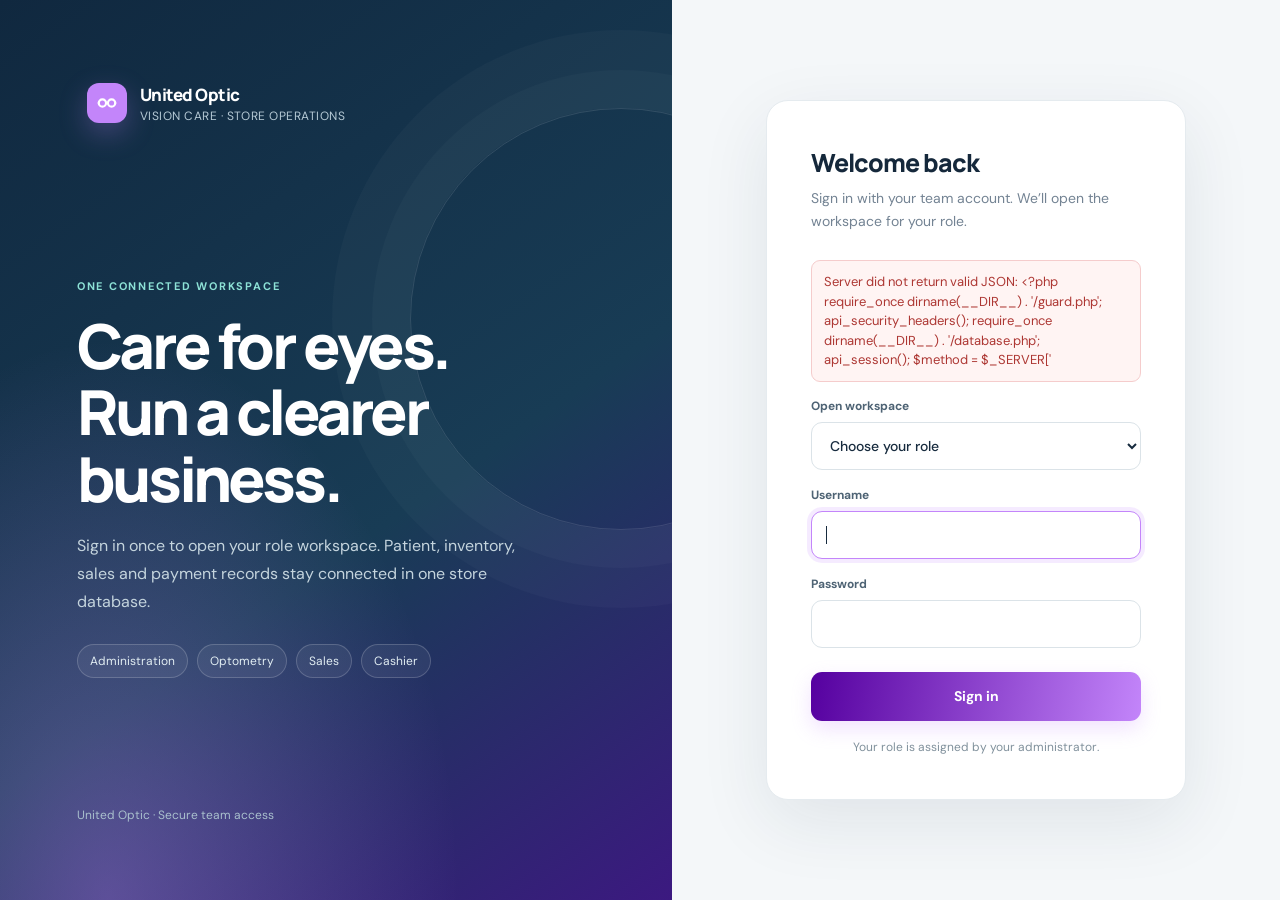
<file: Optometrist/index.html>
<!DOCTYPE html>
<html lang="en">
<head>
<meta charset="UTF-8">
<title>LensPoint — Optometrist Panel</title>
<meta name="viewport" content="width=device-width, initial-scale=1, viewport-fit=cover">
<script src="../Admin/JS/role-gate.js" data-required-role="Optometrist"></script>
<link rel="preconnect" href="https://fonts.googleapis.com/">
<link href="https://fonts.googleapis.com/css2?family=Poppins:wght@500;600;700;800&family=Inter:wght@400;500;600;700;800&display=swap" rel="stylesheet">
<link rel="stylesheet" href="https://cdnjs.cloudflare.com/ajax/libs/font-awesome/6.5.1/css/all.min.css">
<link rel="stylesheet" href="CSS/style.css?v=20261030-responsive-chart">
<link rel="stylesheet" href="../Admin/CSS/role-workspace.css?v=20261030">
</head>
<body id="artifacts-component-root-html">

 
<div class="sidebar-backdrop" id="sidebarBackdrop"></div>

 
<aside class="sidebar" id="sidebar">
  <div class="brand">
      <div class="brand-mark">
      <svg viewBox="0 0 24 24" fill="none" stroke="#fff" stroke-width="2.4" stroke-linecap="round"><circle cx="7" cy="12" r="4"></circle><circle cx="17" cy="12" r="4"></circle><path d="M11 12h2M3 12h0M21 12h0"></path></svg>
    </div>
    <div class="brand-text">
      <div class="name">United Optic</div>
      <div class="tag">Optometrist Panel</div>
    </div>
    <button class="sidebar-close" id="sidebarCloseBtn" aria-label="Close menu"><i class="fa-solid fa-xmark"></i></button>
  </div>

  <div class="nav-group-label">Overview</div>
  <ul class="nav-list">
    <li class="nav-item active" data-view="dashboard"><i><svg viewBox="0 0 24 24" fill="none" stroke="currentColor" stroke-width="2" stroke-linecap="round" stroke-linejoin="round"><rect x="3" y="3" width="7" height="9" rx="2"></rect><rect x="14" y="3" width="7" height="5" rx="2"></rect><rect x="14" y="12" width="7" height="9" rx="2"></rect><rect x="3" y="16" width="7" height="5" rx="2"></rect></svg></i>Dashboard</li>
    <li class="nav-item" data-view="appointments"><i class="fa-regular fa-calendar-check"></i>Appointments</li>
    <li class="nav-item" data-view="patients"><i class="fa-solid fa-users"></i>Patients</li>
  </ul>

  <div class="nav-group-label">Clinical</div>
  <ul class="nav-list">
    <li class="nav-item" data-view="exam"><i class="fa-solid fa-glasses"></i>Eye Examinations</li>
    <li class="nav-item" data-view="prescriptions"><i class="fa-solid fa-file-prescription"></i>Prescriptions</li>
    <li class="nav-item" data-view="reports"><i class="fa-solid fa-file-medical"></i>Medical Reports</li>
  </ul>

  <div class="nav-group-label">Account</div>
  <ul class="nav-list">
    <li class="nav-item" data-view="notifications"><i class="fa-solid fa-bell"></i>Notifications<span class="badge-dot" id="notifBadge">4</span></li>
    <li class="nav-item" data-view="profile"><i class="fa-solid fa-user-doctor"></i>Profile</li>
  </ul>

  <div class="sidebar-spacer"></div>
  <div class="sidebar-foot">
    <ul class="nav-list">
    <li class="nav-item" id="logoutBtn"><i class="fa-solid fa-arrow-right-from-bracket"></i>Logout</li>
    </ul>
  </div>
</aside>

 
<div class="main">

   
  <header class="topbar">
    <div class="topbar-left">
      <button class="menu-toggle" id="menuToggleBtn" aria-label="Open menu"><i class="fa-solid fa-bars"></i></button>
      <div class="search-box">
        <i class="fa-solid fa-magnifying-glass"></i>
        <input type="text" placeholder="Search patient by name, ID or phone…">
      </div>
    </div>
    <div class="topbar-right">
      <button class="icon-btn" id="topbarBellBtn" title="Notifications"><i class="fa-regular fa-bell"></i><span class="dot" id="topbarBellDot"></span></button>
      <button class="icon-btn" title="Calendar" onclick="switchView('appointments')"><i class="fa-regular fa-calendar"></i></button>
      <div class="datetime">
        <div class="time" id="liveTime">05:26:28 PM</div>
        <div class="date" id="liveDate">Tuesday, July 28, 2026</div>
      </div>
      <div class="profile-chip" onclick="switchView('profile')" style="cursor:pointer;">
        <div class="avatar" id="topbarAvatar">DP</div>
        <div class="who">
          <div class="n" id="topbarName">Loading profile…</div>
          <div class="r" id="topbarRole">Optometrist</div>
        </div>
        <i class="fa-solid fa-chevron-down" style="font-size:11px;color:var(--gray-500);"></i>
      </div>
    </div>
  </header>

  <div class="content">

     
     
     
    <section class="view active" id="view-dashboard">
      <div class="page-head">
        <div>
          <h1 id="dashboardGreeting">Dashboard</h1>
          <p id="dashboardSummary">Loading today's appointments…</p>
        </div>
        <div class="head-actions">
          <button class="btn btn-outline" onclick="loadDashboard()"><i class="fa-regular fa-calendar"></i> Refresh</button>
          <button class="btn btn-primary" onclick="switchView('exam')"><i class="fa-solid fa-glasses"></i> Start Examination</button>
        </div>
      </div>

      <div class="kpi-row">
        <div class="kpi-card">
          <div class="kpi-icon" style="background:var(--blue-bg);color:var(--blue);"><i class="fa-regular fa-calendar-check"></i></div>
          <div class="kpi-label">Today's Appointments</div>
          <div class="kpi-value" data-kpi="appointments">—</div>
          <div class="kpi-trend trend-neutral" data-kpi-next><i class="fa-solid fa-clock"></i> Loading next appointment</div>
        </div>
        <div class="kpi-card">
          <div class="kpi-icon" style="background:var(--warning-bg);color:var(--warning);"><i class="fa-solid fa-chair"></i></div>
          <div class="kpi-label">Waiting Patients</div>
          <div class="kpi-value" data-kpi="waiting">—</div>
          <div class="kpi-trend trend-neutral"><i class="fa-solid fa-chair"></i> Confirmed appointments</div>
        </div>
        <div class="kpi-card">
          <div class="kpi-icon" style="background:var(--success-bg);color:var(--success);"><i class="fa-solid fa-eye"></i></div>
          <div class="kpi-label">Completed Examinations</div>
          <div class="kpi-value" data-kpi="completed">—</div>
          <div class="kpi-trend trend-neutral"><i class="fa-solid fa-eye"></i> Completed today</div>
        </div>
        <div class="kpi-card">
          <div class="kpi-icon" style="background:var(--purple-bg);color:var(--purple);"><i class="fa-solid fa-file-prescription"></i></div>
          <div class="kpi-label">Pending Prescriptions</div>
          <div class="kpi-value" data-kpi="pending_rx">—</div>
          <div class="kpi-trend trend-neutral"><i class="fa-regular fa-clock"></i> Awaiting sign-off</div>
        </div>
      </div>

      <div class="grid-2">
        <div class="card card-pad">
          <div class="card-title-row">
            <div>
              <h3>Examination Volume</h3>
              <div class="sub">Eye examinations performed over time</div>
            </div>
            <div class="seg-toggle" id="examToggle">
              <button class="active" data-range="daily">Daily</button>
              <button data-range="weekly">Weekly</button>
              <button data-range="monthly">Monthly</button>
            </div>
          </div>
          <canvas id="examChart" aria-label="Eye examinations over time"></canvas>
        </div>

        <div class="card card-pad">
          <div class="card-title-row">
            <div>
              <h3>Common Eye Conditions</h3>
              <div class="sub">Diagnosed this month</div>
            </div>
          </div>
          <canvas id="condChart" aria-label="Distribution of common eye conditions"></canvas>
          <div class="legend-list">
            <div class="legend-item"><span class="legend-dot" style="background:#4C7DF0;"></span><span class="lbl">Myopia</span><span class="val">—</span></div>
            <div class="legend-item"><span class="legend-dot" style="background:#1DAA6B;"></span><span class="lbl">Astigmatism</span><span class="val">—</span></div>
            <div class="legend-item"><span class="legend-dot" style="background:#8B6BF0;"></span><span class="lbl">Hyperopia</span><span class="val">—</span></div>
            <div class="legend-item"><span class="legend-dot" style="background:#E39A1D;"></span><span class="lbl">Presbyopia</span><span class="val">—</span></div>
            <div class="legend-item"><span class="legend-dot" style="background:#CBD3E0;"></span><span class="lbl">Other</span><span class="val">—</span></div>
          </div>
        </div>
      </div>

      <div class="section-title">Quick Actions <span class="line"></span></div>
      <div class="quick-row">
        <button class="quick-card" onclick="switchView('exam')">
          <div class="qi" style="background:var(--teal-light);color:var(--teal-dark);"><i class="fa-solid fa-glasses"></i></div>
          <div class="qt">Start Examination</div>
          <div class="qs">Begin a new eye exam</div>
        </button>
        <button class="quick-card" onclick="openPrescriptionModal('create')">
          <div class="qi" style="background:var(--purple-bg);color:var(--purple);"><i class="fa-solid fa-file-prescription"></i></div>
          <div class="qt">Create Prescription</div>
          <div class="qs">Issue a new lens prescription</div>
        </button>
        <button class="quick-card" onclick="switchView('patients')">
          <div class="qi" style="background:var(--blue-bg);color:var(--blue);"><i class="fa-regular fa-clock"></i></div>
          <div class="qt">View Medical History</div>
          <div class="qs">Look up a patient's record</div>
        </button>
        <button class="quick-card" onclick="switchView('reports')">
          <div class="qi" style="background:var(--warning-bg);color:var(--warning);"><i class="fa-solid fa-print"></i></div>
          <div class="qt">Print Report</div>
          <div class="qs">Generate a medical report</div>
        </button>
      </div>

      <div class="section-title">Notifications <span class="line"></span></div>
      <div class="notif-grid">
        <div class="notif-card">
          <div class="ni" style="background:var(--warning-bg);color:var(--warning);"><i class="fa-solid fa-chair"></i></div>
          <div class="count" data-notif-count="waiting">0</div>
          <div class="lbl">Patients Waiting</div>
        </div>
        <div class="notif-card">
          <div class="ni" style="background:var(--blue-bg);color:var(--blue);"><i class="fa-regular fa-calendar-check"></i></div>
          <div class="count" data-notif-count="upcoming">0</div>
          <div class="lbl">Upcoming Appointment</div>
        </div>
        <div class="notif-card">
          <div class="ni" style="background:var(--success-bg);color:var(--success);"><i class="fa-solid fa-file-prescription"></i></div>
          <div class="count" data-notif-count="rx_ready">0</div>
          <div class="lbl">Prescription Ready</div>
        </div>
        <div class="notif-card">
          <div class="ni" style="background:var(--gray-100);color:var(--ink-soft);"><i class="fa-solid fa-rotate"></i></div>
          <div class="count" data-notif-count="followups">0</div>
          <div class="lbl">Follow-up Reminders</div>
        </div>
      </div>
    </section>

     
     
     
    <section class="view" id="view-appointments">
      <div class="page-head">
        <div>
          <h1>Appointments</h1>
          <p id="appointmentsSubtitle">Your appointments</p>
        </div>
        <div class="head-actions">
          <label class="btn btn-outline appointment-date-picker"><i class="fa-regular fa-calendar"></i><input id="appointmentsDate" type="date" aria-label="Filter appointments by date"></label>
          <button class="btn btn-outline" id="appointmentsAllDates" type="button">All dates</button>
          <button class="btn btn-primary" onclick="openAddAppointmentModal()"><i class="fa-solid fa-plus"></i> New Appointment</button>
        </div>
      </div>

      <div class="card">
        <div class="table-toolbar">
          <div class="filter-pills">
            <span class="pill active">All</span>
            <span class="pill">Scheduled</span>
            <span class="pill">Confirmed</span>
            <span class="pill">Completed</span>
            <span class="pill">Cancelled</span>
          </div>
        </div>
        <div class="table-wrap">
          <table class="data-table">
            <thead><tr><th>Time</th><th>Patient</th><th>Appointment Type</th><th>Status</th><th style="text-align:right;">Actions</th></tr></thead>
            <tbody id="appointmentsTableBody"><tr><td colspan="5" class="empty-state">Loading appointments…</td></tr></tbody>
          </table>
        </div>
      </div>
    </section>

     
     
     
    <section class="view" id="view-patients">
      <div class="page-head">
        <div>
          <h1>Patients</h1>
          <p>Search and manage patient records.</p>
        </div>
        <div class="head-actions">
          <button class="btn btn-primary" onclick="openAddPatientModal()"><i class="fa-solid fa-user-plus"></i> Add Patient</button>
        </div>
      </div>

      <div class="two-col">
        <div class="card card-pad">
          <div class="patient-card-mini">
            <div class="av">--</div>
            <div>
              <div class="nm">Loading patient…</div>
              <div class="id">Patient ID</div>
            </div>
          </div>
          <div class="info-line"><span class="k">Age</span><span class="v">—</span></div>
          <div class="info-line"><span class="k">Gender</span><span class="v">—</span></div>
          <div class="info-line"><span class="k">Phone</span><span class="v">—</span></div>
          <div class="info-line"><span class="k">Email</span><span class="v">—</span></div>
          <div class="info-line"><span class="k">Last Visit</span><span class="v">—</span></div>
          <div class="info-line"><span class="k">Medical History</span><span class="v">—</span></div>
          <div class="panel-actions">
            <button class="btn btn-outline" onclick="switchView('reports')"><i class="fa-regular fa-clock"></i> View History</button>
            <button class="btn btn-primary" onclick="switchView('exam')"><i class="fa-solid fa-glasses"></i> Examination Records</button>
          </div>
        </div>

        <div class="card">
          <div class="table-toolbar">
            <div class="search-box" style="width:280px;"><i class="fa-solid fa-magnifying-glass"></i><input placeholder="Search patients"></div>
            <div class="filter-pills">
              <span class="pill active">All</span>
              <span class="pill">Recent</span>
            </div>
          </div>
          <div class="table-wrap">
            <table class="data-table">
              <thead><tr><th>Patient</th><th>Age / Gender</th><th>Phone</th><th>Email</th><th>Last Visit</th><th></th></tr></thead>
              <tbody id="patientsTableBody"><tr><td colspan="6" class="empty-state">Loading patients…</td></tr></tbody>
            </table>
          </div>
        </div>
      </div>
    </section>

     
     
     
    <section class="view" id="view-exam">
      <div class="page-head">
        <div>
          <h1>Eye Examination</h1>
          <p>Select one patient, review their examination history, and record today’s results.</p>
        </div>
        <div class="head-actions">
          <button class="btn btn-outline" onclick="printExamination()"><i class="fa-solid fa-print"></i> Print Examination Report</button>
        </div>
      </div>

      <div class="exam-grid">
         
        <div class="exam-panel">
          <h3><i class="fa-solid fa-id-card" style="color:var(--teal-dark);"></i>Patient Information</h3>
          <label class="exam-patient-label" for="examPatientSelect">Choose patient</label>
          <select id="examPatientSelect" class="exam-patient-select"><option value="">Loading patients…</option></select>
          <div class="patient-card-mini">
            <div class="av">--</div>
            <div>
            <div class="nm">Select a patient</div>
            <div class="id">Patient ID</div>
            </div>
          </div>
          <div class="info-line"><span class="k">Age</span><span class="v">—</span></div>
          <div class="info-line"><span class="k">Gender</span><span class="v">—</span></div>
          <div class="info-line"><span class="k">Phone</span><span class="v">—</span></div>
          <div class="info-line"><span class="k">Email</span><span class="v">—</span></div>
          <div class="info-line"><span class="k">Last Visit</span><span class="v">—</span></div>
          <div class="info-line"><span class="k">Medical History</span><span class="v">—</span></div>
          <div class="panel-actions">
            <button class="btn btn-outline" onclick="loadPatientExaminations()"><i class="fa-solid fa-rotate"></i> Refresh History</button>
          </div>
          <div class="exam-history"><strong>Previous examinations</strong><div id="examHistoryList" class="exam-history-list">Choose a patient to see their records.</div></div>
        </div>

         
        <div class="exam-panel">
          <h3><i class="fa-solid fa-glasses" style="color:var(--teal-dark);"></i>Refraction &amp; Vision Assessment</h3>
          <div class="eye-grid">
            <div class="eye-box">
              <div class="eye-title"><i class="fa-solid fa-eye"></i> Right Eye (OD)</div>
              <div class="field-row">
                <div class="field"><label>SPH</label><div class="input-box"><input id="examOdSph" value="-2.25"></div></div>
                <div class="field"><label>CYL</label><div class="input-box"><input id="examOdCyl" value="-0.75"></div></div>
                <div class="field"><label>Axis</label><div class="input-box"><input id="examOdAxis" value="180°"></div></div>
              </div>
            </div>
            <div class="eye-box">
              <div class="eye-title"><i class="fa-solid fa-eye"></i> Left Eye (OS)</div>
              <div class="field-row">
                <div class="field"><label>SPH</label><div class="input-box"><input id="examOsSph" value="-2.00"></div></div>
                <div class="field"><label>CYL</label><div class="input-box"><input id="examOsCyl" value="-0.50"></div></div>
                <div class="field"><label>Axis</label><div class="input-box"><input id="examOsAxis" value="175°"></div></div>
              </div>
            </div>
          </div>

          <div class="meta-row">
            <div class="field"><label>Pupillary Distance (PD)</label><div class="input-box"><i class="fa-solid fa-ruler-horizontal"></i><input id="examPd" value="62 mm"></div></div>
            <div class="field"><label>Visual Acuity</label><div class="input-box"><i class="fa-solid fa-eye"></i><input id="examVa" value="20/25 (OD) · 20/20 (OS)"></div></div>
          </div>
          <div class="meta-row">
            <div class="field"><label>Eye Pressure (IOP)</label><div class="input-box"><i class="fa-solid fa-gauge"></i><input id="examIop" value="16 mmHg / 15 mmHg"></div></div>
            <div class="field"><label>Exam Date</label><div class="input-box"><i class="fa-regular fa-calendar"></i><input id="examDate" type="date"></div></div>
          </div>
          <div class="field">
            <label>Doctor Notes</label>
            <textarea id="examNotes">Mild astigmatism progression noted in right eye since last visit. Recommend updated lens prescription and follow-up in 6 months. Patient reports occasional eye strain during prolonged screen use.</textarea>
          </div>

          <div class="exam-actions">
            <input type="hidden" id="examRecordId" value="">
            <button class="btn btn-primary" onclick="saveExamination('save')"><i class="fa-solid fa-floppy-disk"></i> Save Examination</button>
            <button class="btn btn-outline" onclick="saveExamination('update')"><i class="fa-solid fa-rotate"></i> Update Examination</button>
            <button class="btn btn-ghost" onclick="printExamination()"><i class="fa-solid fa-print"></i> Print Report</button>
          </div>
        </div>

         
        <div class="exam-panel">
          <h3><i class="fa-solid fa-file-prescription" style="color:var(--teal-dark);"></i>Prescription</h3>
          <div class="rx-card" id="examPrescriptionCard">
            <div class="rx-head">
              <span class="num" id="examRxNum">No prescription</span>
              <span class="exp" id="examRxExp"></span>
            </div>
            <div class="info-line"><span class="k">Lens Type</span><span class="v" id="examRxType">—</span></div>
            <div class="info-line"><span class="k">Lens Power</span><span class="v" id="examRxPower">—</span></div>
            <div class="info-line"><span class="k">Remarks</span><span class="v" id="examRxRemarks">—</span></div>
          </div>
          <div class="panel-actions">
            <button class="btn btn-primary" onclick="openPrescriptionModal('create')"><i class="fa-solid fa-plus"></i> Create Prescription</button>
            <button class="btn btn-outline" id="updateExamPrescriptionBtn" disabled><i class="fa-solid fa-rotate"></i> Update Prescription</button>
            <button class="btn btn-ghost" id="printExamPrescriptionBtn" disabled><i class="fa-solid fa-print"></i> Print Prescription</button>
          </div>
        </div>
      </div>
    </section>

     
     
     
    <section class="view" id="view-prescriptions">
      <div class="page-head">
        <div>
          <h1>Prescriptions</h1>
          <p>Manage lens prescriptions issued to patients.</p>
        </div>
        <div class="head-actions">
          <button class="btn btn-primary" onclick="openPrescriptionModal('create')"><i class="fa-solid fa-plus"></i> Create Prescription</button>
        </div>
      </div>

      <div class="two-col">
        <div class="card">
          <div class="table-toolbar">
            <div class="filter-pills">
              <span class="pill active">All</span>
              <span class="pill">Active</span>
              <span class="pill">Expired</span>
            </div>
          </div>
          <div class="table-wrap">
            <table class="data-table">
              <thead><tr><th>Rx No.</th><th>Patient</th><th>Lens Type</th><th>Expiry</th><th>Status</th><th style="text-align:right;">Actions</th></tr></thead>
              <tbody id="prescriptionsTableBody">
                <tr><td colspan="6" class="empty-state">Loading prescriptions…</td></tr>
              </tbody>
            </table>
          </div>
        </div>

        <div class="card card-pad">
          <h3 style="margin-bottom:16px;" id="rxFormTitle">New Prescription</h3>
          <form id="prescriptionForm">
            <input type="hidden" id="rxFormMode" value="create">
            <input type="hidden" id="rxFormOriginalId" value="">
            <div class="field"><label>Patient</label><div class="input-box"><i class="fa-solid fa-user"></i><select id="rxPatient" required><option value="">Select a patient…</option></select></div></div>
            <div class="field"><label>Lens Type</label><div class="input-box"><i class="fa-solid fa-glasses"></i><input id="rxLensType" value="Single Vision, Anti-Glare" required></div></div>
            <div class="field"><label>Lens Power</label><div class="input-box"><i class="fa-solid fa-gauge"></i><input id="rxPower" value="OD -2.25 / OS -2.00" required></div></div>
            <div class="field"><label>Expiry Date</label><div class="input-box"><i class="fa-regular fa-calendar"></i><input id="rxExpiry" type="date" value="2027-01-28" required></div></div>
            <div class="field"><label>Remarks</label><textarea id="rxRemarks" style="min-height:70px;">Recommend blue-light filter coating for screen use.</textarea></div>
            <div class="panel-actions">
              <button type="button" class="btn btn-primary" onclick="savePrescriptionForm()"><i class="fa-solid fa-floppy-disk"></i> Save Prescription</button>
              <button type="button" class="btn btn-outline" onclick="printPrescriptionForm()"><i class="fa-solid fa-print"></i> Print Prescription</button>
              <button type="button" class="btn btn-ghost" id="rxFormCancelBtn" style="display:none;" onclick="resetPrescriptionForm()"><i class="fa-solid fa-xmark"></i> Cancel Edit</button>
            </div>
          </form>
        </div>
      </div>
    </section>

     
     
     
    <section class="view" id="view-reports">
      <div class="page-head">
        <div>
          <h1>Medical Reports &amp; Patient History</h1>
      <p id="reportsSubtitle">Select a patient to view their examination and prescription history.</p>
        </div>
        <div class="head-actions">
      <select id="reportPatientSelect" aria-label="Select report patient"><option value="">Loading patients…</option></select>
      <button class="btn btn-outline" onclick="printFullReport()"><i class="fa-solid fa-print"></i> Print Full Report</button>
        </div>
      </div>

      <div class="two-col">
        <div class="card card-pad">
          <h3 style="margin-bottom:18px;">Patient History Timeline</h3>
          <div class="timeline" id="reportsTimeline"><div class="cell-sub">Select a patient to load their history.</div></div>
        </div>

        <div class="card card-pad">
          <h3 style="margin-bottom:16px;">Report Summary</h3>
          <div class="info-line"><span class="k">Appointments</span><span class="v" id="summaryAppointments">—</span></div>
          <div class="info-line"><span class="k">Eye Examinations</span><span class="v" id="summaryExams">—</span></div>
          <div class="info-line"><span class="k">Prescriptions</span><span class="v" id="summaryRx">—</span></div>
          <div class="info-line"><span class="k">Medical History</span><span class="v" id="summaryCondition">—</span></div>
          <div class="panel-actions">
            <button class="btn btn-primary" onclick="printExamination()"><i class="fa-solid fa-print"></i> Print Examination Report</button>
            <button class="btn btn-outline" onclick="downloadReportPDF()"><i class="fa-solid fa-file-arrow-down"></i> Download PDF</button>
          </div>
        </div>
      </div>
    </section>

     
     
     
    <section class="view" id="view-notifications">
      <div class="page-head">
        <div>
          <h1>Notifications</h1>
          <p>Everything that needs your attention today.</p>
        </div>
        <div class="head-actions">
          <button class="btn btn-outline" onclick="markAllRead()"><i class="fa-solid fa-check-double"></i> Mark All Read</button>
        </div>
      </div>

      <div class="two-col">
        <div class="card card-pad">
          <h3 style="margin-bottom:16px;">Recent Activity</h3>
          <div style="display:flex;flex-direction:column;gap:2px;" id="notifActivityList">
              <div class="cell-sub">Loading recent activity…</div>
          </div>
        </div>

        <div class="notif-grid" style="grid-template-columns:1fr 1fr;">
          <div class="notif-card">
            <div class="ni" style="background:var(--warning-bg);color:var(--warning);"><i class="fa-solid fa-chair"></i></div>
            <div class="count" data-notif-count="waiting">0</div>
            <div class="lbl">Patients Waiting</div>
          </div>
          <div class="notif-card">
            <div class="ni" style="background:var(--blue-bg);color:var(--blue);"><i class="fa-regular fa-calendar-check"></i></div>
            <div class="count" data-notif-count="upcoming">0</div>
            <div class="lbl">Upcoming Appt.</div>
          </div>
          <div class="notif-card">
            <div class="ni" style="background:var(--success-bg);color:var(--success);"><i class="fa-solid fa-file-prescription"></i></div>
            <div class="count" data-notif-count="rx_ready">0</div>
            <div class="lbl">Rx Ready</div>
          </div>
          <div class="notif-card">
            <div class="ni" style="background:var(--gray-100);color:var(--ink-soft);"><i class="fa-solid fa-rotate"></i></div>
            <div class="count" data-notif-count="followups">0</div>
            <div class="lbl">Follow-ups</div>
          </div>
        </div>
      </div>
    </section>

     
     
     
    <section class="view" id="view-profile">
      <div class="page-head">
        <div>
          <h1>Profile</h1>
          <p>Your optometrist account and clinic details.</p>
        </div>
      </div>
      <div class="two-col">
        <div class="card card-pad" style="text-align:center;">
          <div class="avatar" id="profileAvatarBig" style="width:88px;height:88px;border-radius:22px;font-size:30px;margin:0 auto 16px;">--</div>
          <h3 style="font-size:18px;" id="profileNameDisplay">Loading profile…</h3>
          <div class="cell-sub" style="margin-top:4px;" id="profileRoleDisplay">Optometrist</div>
          <div style="display:flex;gap:10px;justify-content:center;margin-top:20px;flex-wrap:wrap;">
            <button class="btn btn-outline btn-sm" onclick="openEditProfileModal()"><i class="fa-regular fa-pen-to-square"></i> Edit</button>
            <button class="btn btn-ghost btn-sm" onclick="openChangePasswordModal()"><i class="fa-solid fa-key"></i> Change Password</button>
          </div>
        </div>
        <div class="card card-pad">
          <h3 style="margin-bottom:16px;">Today's Summary</h3>
          <div class="info-line"><span class="k">Appointments today</span><span class="v" id="profileAppointmentsToday">—</span></div>
          <div class="info-line"><span class="k">Examinations completed today</span><span class="v" id="profileExamsCompleted">—</span></div>
          <div class="info-line"><span class="k">Prescriptions issued today</span><span class="v" id="profileRxIssued">—</span></div>
        </div>
      </div>
    </section>

  </div>
</div>

 
<div id="printArea"></div>

 
<div class="toast-stack" id="toastStack"></div>

 
<div class="modal-overlay" id="modalAddPatient">
  <div class="modal-box">
    <div class="modal-head">
      <div>
        <h3>Add Patient</h3>
        <p>Create a new patient record.</p>
      </div>
      <button class="modal-close" onclick="closeModal('modalAddPatient')"><i class="fa-solid fa-xmark"></i></button>
    </div>
    <div class="modal-body">
      <form id="addPatientForm">
        <div class="field">
          <label>Full Name</label>
          <div class="input-box"><i class="fa-solid fa-user"></i><input id="patientName" placeholder="e.g. Sok Dara" required></div>
          <div class="error-msg">Please enter the patient's name.</div>
        </div>
        <div class="modal-grid-2">
          <div class="field">
            <label>Age</label>
            <div class="input-box"><i class="fa-solid fa-cake-candles"></i><input id="patientAge" type="number" min="0" max="120" placeholder="e.g. 29" required></div>
            <div class="error-msg">Enter a valid age.</div>
          </div>
          <div class="field">
            <label>Gender</label>
            <div class="input-box">
              <i class="fa-solid fa-venus-mars"></i>
              <select id="patientGender">
                <option>Male</option>
                <option>Female</option>
                <option>Other</option>
              </select>
            </div>
          </div>
        </div>
        <div class="field">
          <label>Phone Number</label>
          <div class="input-box"><i class="fa-solid fa-phone"></i><input id="patientPhone" placeholder="+855 12 345 678" required></div>
          <div class="error-msg">Please enter a phone number.</div>
        </div>
        <div class="field">
          <label>Email Address (optional)</label>
          <div class="input-box"><i class="fa-solid fa-envelope"></i><input id="patientEmail" type="email" placeholder="patient@example.com"></div>
          <div class="error-msg">Enter a valid email address.</div>
        </div>
        <div class="field">
          <label>Medical History (optional)</label>
          <div class="input-box"><i class="fa-solid fa-notes-medical"></i><input id="patientHistory" placeholder="e.g. Myopia, Dry Eye"></div>
        </div>
      </form>
    </div>
    <div class="modal-foot">
      <button class="btn btn-ghost" onclick="closeModal('modalAddPatient')">Cancel</button>
      <button class="btn btn-primary" onclick="submitAddPatient()"><i class="fa-solid fa-user-plus"></i> Add Patient</button>
    </div>
  </div>
</div>

 
<div class="modal-overlay" id="modalAddAppointment">
  <div class="modal-box">
    <div class="modal-head">
      <div>
        <h3>New Appointment</h3>
        <p>Schedule a patient for today.</p>
      </div>
      <button class="modal-close" onclick="closeModal('modalAddAppointment')"><i class="fa-solid fa-xmark"></i></button>
    </div>
    <div class="modal-body">
      <form id="addAppointmentForm">
        <div class="field">
          <label>Patient Name</label>
          <div class="input-box"><i class="fa-solid fa-user"></i><select id="apptPatient" required><option value="">Select a patient…</option></select></div>
          <div class="error-msg">Please enter a patient name.</div>
        </div>
        <div class="modal-grid-2"><div class="field"><label>Appointment Date</label><div class="input-box"><i class="fa-regular fa-calendar"></i><input id="apptDate" type="date" required></div><div class="error-msg">Please choose an appointment date.</div></div>
          <div class="field">
            <label>Time</label>
            <div class="input-box"><i class="fa-regular fa-clock"></i><input id="apptTime" placeholder="e.g. 03:30 PM" required></div>
            <div class="error-msg">Please enter a time.</div>
          </div>
          <div class="field">
            <label>Type</label>
            <div class="input-box">
              <i class="fa-solid fa-glasses"></i>
              <select id="apptType">
                <option>Routine Eye Exam</option>
                <option>Follow-up Exam</option>
                <option>Contact Lens Fitting</option>
                <option>New Patient Consultation</option>
                <option>Glaucoma Screening</option>
              </select>
            </div>
          </div>
        </div>
      </form>
    </div>
    <div class="modal-foot">
      <button class="btn btn-ghost" onclick="closeModal('modalAddAppointment')">Cancel</button>
      <button class="btn btn-primary" onclick="submitAddAppointment()"><i class="fa-solid fa-plus"></i> Schedule</button>
    </div>
  </div>
</div>

 
<div class="modal-overlay" id="modalEditProfile">
  <div class="modal-box">
    <div class="modal-head">
      <div>
        <h3>Edit Profile</h3>
        <p>Update your account details.</p>
      </div>
      <button class="modal-close" onclick="closeModal('modalEditProfile')"><i class="fa-solid fa-xmark"></i></button>
    </div>
    <div class="modal-body">
      <form id="editProfileForm">
        <div class="field">
          <label>Full Name</label>
          <div class="input-box"><i class="fa-solid fa-user-doctor"></i><input id="profileNameInput" required></div>
          <div class="error-msg">Please enter your name.</div>
        </div>
      </form>
    </div>
    <div class="modal-foot">
      <button class="btn btn-ghost" onclick="closeModal('modalEditProfile')">Cancel</button>
      <button class="btn btn-primary" onclick="submitEditProfile()"><i class="fa-solid fa-floppy-disk"></i> Save Changes</button>
    </div>
  </div>
</div>

 
<div class="modal-overlay" id="modalChangePassword">
  <div class="modal-box">
    <div class="modal-head">
      <div>
        <h3>Change Password</h3>
        <p>Choose a new password for your account.</p>
      </div>
      <button class="modal-close" onclick="closeModal('modalChangePassword')"><i class="fa-solid fa-xmark"></i></button>
    </div>
    <div class="modal-body">
      <form id="changePasswordForm">
        <div class="field">
          <label>Current Password</label>
          <div class="input-box"><i class="fa-solid fa-lock"></i><input id="pwCurrent" type="password" placeholder="Enter current password" required></div>
          <div class="error-msg">Please enter your current password.</div>
        </div>
        <div class="field">
          <label>New Password</label>
          <div class="input-box"><i class="fa-solid fa-key"></i><input id="pwNew" type="password" placeholder="At least 8 characters" required></div>
          <div class="error-msg">Password must be at least 8 characters.</div>
        </div>
        <div class="field">
          <label>Confirm New Password</label>
          <div class="input-box"><i class="fa-solid fa-key"></i><input id="pwConfirm" type="password" placeholder="Re-enter new password" required></div>
          <div class="error-msg">Passwords do not match.</div>
        </div>
        <div class="modal-hint">Use at least 8 characters, mixing letters and numbers, for a stronger password.</div>
      </form>
    </div>
    <div class="modal-foot">
      <button class="btn btn-ghost" onclick="closeModal('modalChangePassword')">Cancel</button>
      <button class="btn btn-primary" onclick="submitChangePassword()"><i class="fa-solid fa-check"></i> Update Password</button>
    </div>
  </div>
</div>

<script src="JS/index.js?v=20261030-responsive-chart-2"></script>
</body>
</html>
</file>
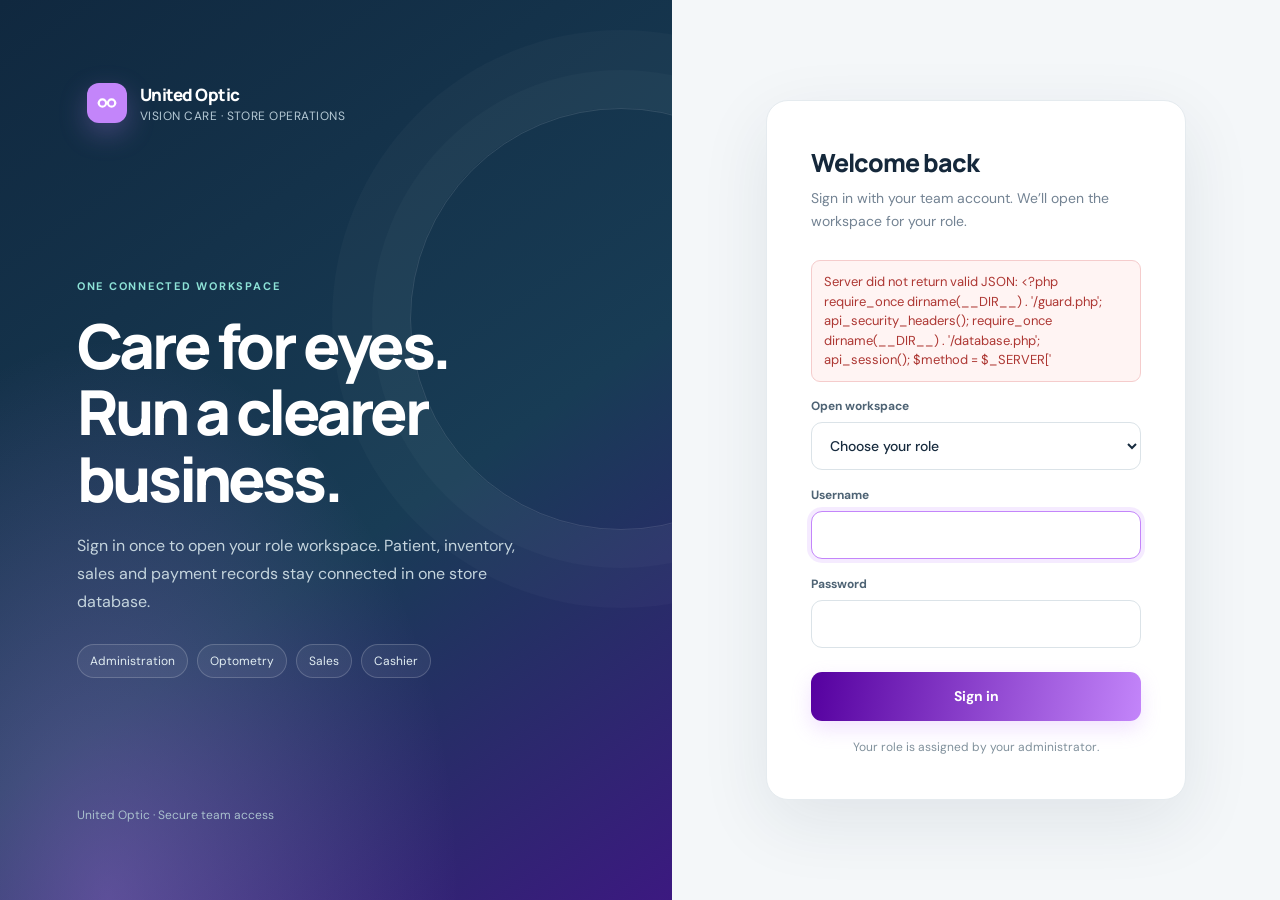
<file: Sale-Staff/index.html>
<!DOCTYPE html>
<html lang="en">
<head>
<meta charset="UTF-8">
<meta name="viewport" content="width=device-width, initial-scale=1, viewport-fit=cover">
<script src="../Admin/JS/role-gate.js" data-required-role="Sales Staff"></script>
<title>United Optic — Sales Staff Dashboard</title>
<link rel="stylesheet" href="CSS/salestaff.css?v=20261030-print-fix">
<link rel="stylesheet" href="../Admin/CSS/role-workspace.css?v=20261030">
</head>
<body>
<div class="app">
  <aside class="sidebar" id="sidebar">
    <div class="brand"><div class="logo"><svg viewBox="0 0 24 24" fill="none" stroke="#fff" stroke-width="2.4" stroke-linecap="round"><circle cx="7" cy="12" r="4"></circle><circle cx="17" cy="12" r="4"></circle><path d="M11 12h2M3 12h0M21 12h0"></path></svg></div><div><b>United Optic</b><small>Sales Staff Panel</small></div><button class="drawer-close" id="drawerClose" type="button" aria-label="Close navigation">×</button></div>
    <nav id="nav"></nav>
    <div class="me"><div class="av" id="meAv"></div><div><b id="meName"></b><small id="meRole"></small></div></div>
  </aside>
  <div class="scrim" id="scrim"></div>
  <div class="main">
    <header class="top">
      <button class="menu" id="menuBtn" type="button" aria-label="Open menu" aria-expanded="false" aria-controls="sidebar">☰</button>
      <input id="gsearch" placeholder="Search customers, products, orders…">
      <span class="pill" id="today"></span>
      <div class="av" id="topAv"></div>
    </header>
    <main id="view"></main>
  </div>
</div>
<div class="modal" id="modal"><div class="box"><div class="mh"><h3 id="mTitle"></h3><button class="x" id="mClose" aria-label="Close">✕</button></div><div class="mb" id="mBody"></div></div></div>
<div id="toast"></div>
<div id="printArea"></div>
<script src="../Admin/JS/profile.js?v=20261001-profile-v2"></script>
<script src="JS/salestaff.js?v=20261030-print-fix"></script>
</body>
</html>
</file>
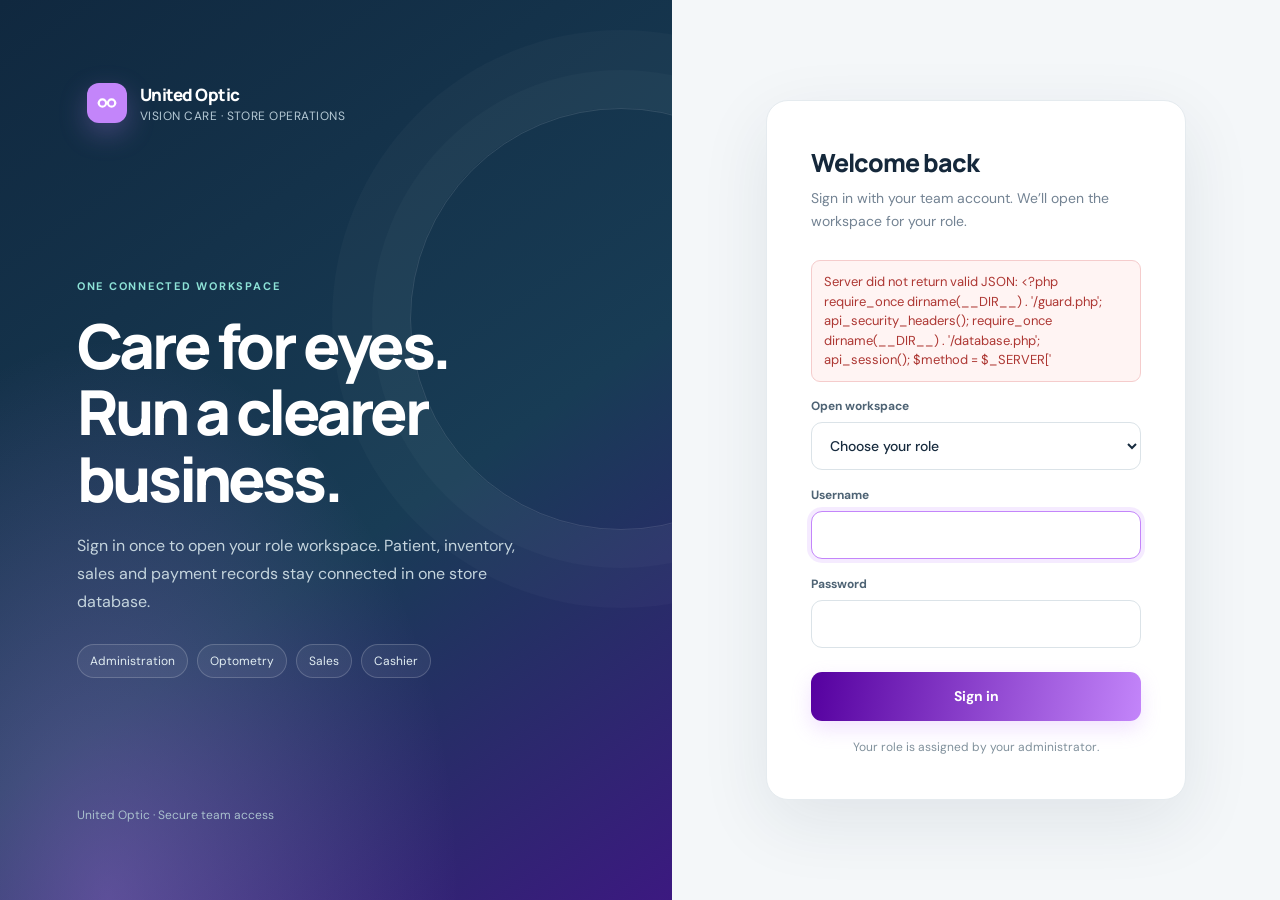
<file: Admin/login.html>
<!doctype html>
<html lang="en">
<head>
  <meta charset="utf-8">
  <meta name="viewport" content="width=device-width, initial-scale=1">
  <meta name="theme-color" content="#10283f">
  <title>United Optic · Sign in</title>
  <link rel="preconnect" href="https://fonts.googleapis.com">
  <link href="https://fonts.googleapis.com/css2?family=DM+Sans:wght@400;500;600;700&family=Manrope:wght@500;600;700;800&display=swap" rel="stylesheet">
  <link rel="stylesheet" href="CSS/admin.css">
  <link rel="stylesheet" href="CSS/app.css">
  <style>
    :root{--login-teal:#c385fa;--login-navy:#10283f}
    *{box-sizing:border-box}
    body{margin:0;min-height:100vh;display:grid;grid-template-columns:minmax(0,1.05fr) minmax(390px,.95fr);font-family:'DM Sans',sans-serif;background:#f4f7f9;color:#15283b}
    .welcome{position:relative;overflow:hidden;display:flex;flex-direction:column;justify-content:space-between;padding:clamp(32px,6vw,84px);color:#fff;background:radial-gradient(ellipse at 16% 100%,rgba(195,133,250,.36),transparent 44%),linear-gradient(145deg,#10283f 0%,#183c55 58%,#55009f 130%)}
    .welcome:after{content:'';position:absolute;width:420px;height:420px;border:1px solid rgba(255,255,255,.12);border-radius:50%;right:-160px;top:12%;box-shadow:0 0 0 38px rgba(255,255,255,.025),0 0 0 78px rgba(255,255,255,.025)}
    .brand{display:flex;align-items:center;gap:13px;position:relative;z-index:1}.brand-mark{width:46px;height:46px;border-radius:15px;background:var(--login-teal);display:grid;place-items:center;font:800 17px Manrope,sans-serif;color:#fff;box-shadow:0 10px 28px rgba(195,133,250,.28)}.brand b{display:block;font:800 17px Manrope,sans-serif;letter-spacing:-.03em}.brand small{display:block;color:#b5c9d5;margin-top:2px;font-size:12px;letter-spacing:.04em}
    .welcome-copy{position:relative;z-index:1;max-width:540px;margin:70px 0}.eyebrow{text-transform:uppercase;letter-spacing:.16em;color:#8de2d6;font-size:11px;font-weight:700}.welcome h1{font:800 clamp(36px,5vw,62px)/1.07 Manrope,sans-serif;letter-spacing:-.055em;margin:20px 0}.welcome-copy p{max-width:440px;color:#c4d4dd;font-size:16px;line-height:1.75}.roles{display:flex;flex-wrap:wrap;gap:9px;margin-top:28px}.roles span{border:1px solid rgba(255,255,255,.18);background:rgba(255,255,255,.06);border-radius:999px;padding:8px 12px;font-size:12px;color:#e1edf2}.foot{position:relative;z-index:1;color:#a9c0cd;font-size:12px}
    .login-side{display:grid;place-items:center;padding:36px}.login-card{width:min(100%,420px);padding:clamp(26px,4vw,44px);background:#fff;border:1px solid #e5ebef;border-radius:22px;box-shadow:0 22px 70px rgba(21,45,65,.09)}.login-card h2{font:800 25px Manrope,sans-serif;letter-spacing:-.04em;margin:0 0 7px;color:#15283b}.login-card>p{color:#738393;margin:0 0 28px;font-size:14px;line-height:1.6}.field{display:block;margin-bottom:17px;font-size:12px;font-weight:700;color:#4e6374}.field input{display:block;width:100%;height:48px;margin-top:8px;padding:0 14px;border:1px solid #dbe3e8;border-radius:11px;font:500 14px 'DM Sans',sans-serif;color:#172b3e;outline:none;transition:.18s}.field input:focus{border-color:var(--login-teal);box-shadow:0 0 0 4px rgba(195,133,250,.16)}.submit{width:100%;height:49px;margin-top:7px;border:0;border-radius:11px;background:linear-gradient(100deg,#55009f,#c385fa);color:#fff;font:700 14px 'DM Sans',sans-serif;cursor:pointer;box-shadow:0 8px 20px rgba(195,133,250,.24);transition:transform .18s,box-shadow .18s}.submit:hover{transform:translateY(-1px);box-shadow:0 12px 24px rgba(195,133,250,.3)}.submit:disabled{opacity:.65;cursor:wait;transform:none}.helper{margin-top:18px;text-align:center;font-size:12px;color:#80909c}.error{display:none;margin:0 0 16px;padding:11px 12px;border:1px solid #f5cccc;border-radius:9px;background:#fff4f3;color:#ad3733;font-size:13px;line-height:1.5}.loading{color:#748595;font-size:13px}
    @media(max-width:850px){body{grid-template-columns:1fr}.welcome{min-height:270px;padding:28px 7vw}.welcome-copy{margin:42px 0 22px}.welcome h1{font-size:38px}.welcome-copy p,.roles,.foot{display:none}.login-side{padding:25px 18px}.brand-mark{width:40px;height:40px}.welcome:after{right:-250px}}
  </style>
  <style>.brand-mark{width:40px;height:40px;border-radius:12px}.brand-mark svg{width:22px;height:22px}</style>
</head>
<body>
  <section class="welcome" aria-label="United Optic overview">
    <div class="brand"><div class="brand-mark"><svg viewBox="0 0 24 24" fill="none" stroke="#fff" stroke-width="2.4" stroke-linecap="round"><circle cx="7" cy="12" r="4"></circle><circle cx="17" cy="12" r="4"></circle><path d="M11 12h2M3 12h0M21 12h0"></path></svg></div><div><b>United Optic</b><small>VISION CARE · STORE OPERATIONS</small></div></div>
    <div class="welcome-copy"><div class="eyebrow">One connected workspace</div><h1>Care for eyes.<br>Run a clearer business.</h1><p>Sign in once to open your role workspace. Patient, inventory, sales and payment records stay connected in one store database.</p><div class="roles"><span>Administration</span><span>Optometry</span><span>Sales</span><span>Cashier</span></div></div>
    <div class="foot">United Optic · Secure team access</div>
  </section>
  <main class="login-side"><form class="login-card" id="loginForm">
    <h2 id="formTitle">Welcome back</h2><p id="formIntro">Sign in with your team account. We’ll open the workspace for your role.</p>
    <div class="error" id="loginError" role="alert"></div>
    <label class="field" id="roleField">Open workspace<select id="role" required><option value="">Choose your role</option><option value="Admin">Admin</option><option value="Cashier">Cashier</option><option value="Sales Staff">Sales Staff</option><option value="Optometrist">Optometrist</option></select></label>
    <label class="field" id="nameField" hidden>Full name<input id="fullName" autocomplete="name"></label>
    <label class="field" id="usernameField">Username<input id="username" autocomplete="username" required autofocus></label>
    <label class="field" id="passwordField">Password<input id="password" type="password" autocomplete="current-password" required></label>
    <button type="submit" class="submit" id="loginBtn">Sign in</button>
    <div class="helper" id="loginHelp">Your role is assigned by your administrator.</div>
  </form></main>
  <script src="JS/api.js"></script>
  <script>
    const form = document.getElementById('loginForm');
    const errorBox = document.getElementById('loginError');
    const loginButton = document.getElementById('loginBtn');
    let setupRequired = false;
    const roleHome = role => ({admin:'admin.html',administrator:'admin.html',cashier:'../Cashier/Cashier.html','sales staff':'../Sale-Staff/index.html','sale staff':'../Sale-Staff/index.html','sale-staff':'../Sale-Staff/index.html',optometrist:'../Optometrist/index.html'})[String(role||'').trim().toLowerCase()];

    function showMessage(message) {
      errorBox.textContent = message;
      errorBox.style.display = 'block';
    }

    async function initializeLogin() {
      try {
        const state = await apiGet('auth');
        if (state.authenticated) {
          location.replace(roleHome(state.user.role) || 'login.html');
          return;
        }
        setupRequired = !!state.setupRequired;
        if (setupRequired) {
          document.getElementById('formTitle').textContent = 'Set up your admin account';
          document.getElementById('formIntro').textContent = 'Create the first administrator for this database. This setup is available only while there are no user accounts.';
          document.getElementById('nameField').hidden = false;
          document.getElementById('fullName').required = true;
          document.getElementById('role').value = 'Admin';
          document.getElementById('role').disabled = true;
          document.getElementById('password').minLength = 8;
          loginButton.textContent = 'Create administrator';
          document.getElementById('loginHelp').textContent = 'Choose a username and a password with at least 8 characters.';
        }
      } catch (error) {
        showMessage(error.message);
      }
    }

    form.addEventListener('submit', async event => {
      event.preventDefault();
      errorBox.style.display = 'none';

      loginButton.disabled = true;
      try {
        const result = await apiPost('auth', {
          action: setupRequired ? 'bootstrap' : 'login',
          name: document.getElementById('fullName').value.trim(),
          username: document.getElementById('username').value.trim(),
          password: document.getElementById('password').value,
          requestedRole: document.getElementById('role').value
        });
        const destination = roleHome(result.user?.role);
        if (!destination) throw new Error('This account has no workspace assigned. Ask an administrator to check its role.');
        location.replace(destination);
      } catch (error) {
        showMessage(error.message);
        loginButton.disabled = false;
      }
    });

    initializeLogin();
  </script>
  <style>
    .field select{display:block;width:100%;height:48px;margin-top:8px;padding:0 14px;border:1px solid #dbe3e8;border-radius:11px;background:#fff;color:#172b3e;font:500 14px 'DM Sans',sans-serif;outline:none}
    .field select:focus{border-color:var(--login-teal);box-shadow:0 0 0 4px rgba(195,133,250,.16)}
    .field select:disabled{background:#f5f1fa;color:#69527f}
  </style>
</body>
</html>
</file>
<file: Optometrist/CSS/style.css>
:root{
  --teal:#c385fa;
  --teal-dark:#55009f;
  --teal-light:#ddb6ff;
  --teal-glow: rgba(216, 78, 228, 0.35);
  --navy-900:#0F1A30;
  --navy-800:#152342;
  --navy-700:#1C2C52;
  --ink:#16213A;
  --ink-soft:#4C5975;
  --gray-50:#F6F8FA;
  --gray-100:#EEF1F5;
  --gray-200:#E3E8EF;
  --gray-300:#CBD3E0;
  --gray-500:#8892A6;
  --white:#FFFFFF;
  --success:#A94BFB;
  --success-bg:#E4F8EE;
  --warning:#E39A1D;
  --warning-bg:#FBF1DE;
  --danger:#E5484D;
  --danger-bg:#FCE8E8;
  --blue:#c385fa;
  --blue-bg:#EAF0FE;
  --purple:#A94BFB;
  --purple-bg:#F0ECFE;
  --radius-lg:16px;
  --radius-md:12px;
  --radius-sm:9px;
  --shadow-soft: 0 4px 24px rgba(22,33,58,.06), 0 1px 2px rgba(22,33,58,.04);
  --shadow-lift: 0 12px 40px rgba(22,33,58,.10), 0 2px 6px rgba(22,33,58,.06);
  --sidebar-w:264px;
}
*{margin:0;padding:0;box-sizing:border-box;}
html{-webkit-text-size-adjust:100%;}
body{
  font-family:'Inter',sans-serif;
  background:var(--gray-50);
  color:var(--ink);
  width:100%;
  min-height:100vh;
  -webkit-font-smoothing:antialiased;
  overflow-x:hidden;
}
h1,h2,h3,.font-display{font-family:'Poppins',sans-serif;}
button{font-family:inherit;cursor:pointer;border:none;background:none;}
table{border-collapse:collapse;width:100%;}
input,select,textarea{font-family:inherit;}

 
.sidebar{
  position:fixed;left:0;top:0;bottom:0;width:var(--sidebar-w);
  background:linear-gradient(190deg,var(--navy-800) 0%, var(--navy-900) 100%);
  display:flex;flex-direction:column;
  padding:26px 18px 22px;
  z-index:120;
  transition:transform .28s ease;
}
.brand{display:flex;align-items:center;gap:12px;padding:6px 10px 28px;}
.brand-mark {
    width: 20px;
    height: 20px;

    flex-shrink: 0;

    display: flex;
    align-items: center;
    justify-content: center;

    border-radius: 12px;

    background:
        linear-gradient(
            135deg,
            var(--teal),
            #5fe0cc
        );

    box-shadow:
        0 6px 16px rgba(44, 181, 165, 0.4);
}

.brand-mark svg {
    width: 10px;
    height: 10px;
}


.brand-text{color:#fff;}
.brand-text .name{font-family:'Poppins',sans-serif;font-weight:700;font-size:17px;letter-spacing:.2px;}
.brand-text .tag{font-size:11px;color:#8FA0C4;letter-spacing:.4px;text-transform:uppercase;margin-top:1px;}
.sidebar-close{display:none;margin-left:auto;width:34px;height:34px;border-radius:10px;background:rgba(255,255,255,.06);color:#B7C2DE;align-items:center;justify-content:center;font-size:15px;flex-shrink:0;}

.nav-group-label{
  font-size:11px;text-transform:uppercase;letter-spacing:.8px;color:#5D6C90;
  padding:14px 12px 8px;font-weight:600;
}
.nav-list{list-style:none;display:flex;flex-direction:column;gap:3px;}
.nav-item{
  display:flex;align-items:center;gap:12px;
  padding:11px 14px;border-radius:12px;color:#B7C2DE;
  font-size:14px;font-weight:500;position:relative;
  transition:all .15s ease;
}
.nav-item i{width:18px;text-align:center;font-size:15px;color:#7C8AB0;transition:color .15s;}
.nav-item .badge-dot{
  margin-left:auto;background:var(--danger);color:#fff;font-size:10px;font-weight:700;
  padding:1px 6px;border-radius:20px;
  transition:opacity .15s, transform .15s;
}
.nav-item .badge-dot.is-hidden{opacity:0;transform:scale(.6);pointer-events:none;}
.nav-item:hover{background:rgba(255,255,255,.05);color:#fff;}
.nav-item:hover i{color:var(--teal);}
.nav-item.active{
  background:linear-gradient(135deg, rgba(44,181,165,.18), rgba(44,181,165,.06));
  color:#fff;
  box-shadow:inset 0 0 0 1px rgba(44,181,165,.25);
}
.nav-item.active i{color:var(--teal);}
.nav-item.active::before{
  content:"";position:absolute;left:-18px;top:8px;bottom:8px;width:3px;
  background:var(--teal);border-radius:0 4px 4px 0;
}
.sidebar-spacer{flex:1;}
.sidebar-foot{border-top:1px solid rgba(255,255,255,.08);padding-top:14px;}

.sidebar-backdrop{
  display:none;position:fixed;inset:0;background:rgba(15,26,48,.55);z-index:110;
  opacity:0;transition:opacity .2s ease;
}
.sidebar-backdrop.show{display:block;opacity:1;}

 
.main{margin-left:var(--sidebar-w);min-height:100vh;display:flex;flex-direction:column;transition:margin-left .2s ease;}

.menu-toggle{
  display:none;width:40px;height:40px;border-radius:10px;background:var(--gray-100);
  align-items:center;justify-content:center;color:var(--ink-soft);font-size:16px;flex-shrink:0;
}
.menu-toggle:hover{background:var(--teal-light);color:var(--teal-dark);}

.topbar{
  height:76px;background:#fff;border-bottom:1px solid var(--gray-200);
  display:flex;align-items:center;justify-content:space-between;
  padding:0 32px;position:sticky;top:0;z-index:40;
  box-shadow:0 1px 0 rgba(22,33,58,.02);
  gap:16px;
}
.topbar-left{display:flex;align-items:center;gap:14px;min-width:0;flex:1;}
.search-box{
  display:flex;align-items:center;gap:10px;background:var(--gray-100);
  border-radius:12px;padding:10px 16px;width:400px;max-width:100%;
  border:1px solid transparent;transition:.15s;
}
.search-box:focus-within{background:#fff;border-color:var(--teal);box-shadow:0 0 0 3px var(--teal-light);}
.search-box i{color:var(--gray-500);font-size:14px;flex-shrink:0;}
.search-box input{border:none;background:none;outline:none;font-size:13.5px;width:100%;color:var(--ink);min-width:0;}
.search-box input::placeholder{color:var(--gray-500);}

.topbar-right{display:flex;align-items:center;gap:22px;flex-shrink:0;}
.icon-btn{
  width:42px;height:42px;border-radius:12px;background:var(--gray-100);
  display:flex;align-items:center;justify-content:center;position:relative;color:var(--ink-soft);
  transition:.15s;flex-shrink:0;
}
.icon-btn:hover{background:var(--teal-light);color:var(--teal-dark);}
.icon-btn .dot{
  position:absolute;top:8px;right:9px;width:8px;height:8px;border-radius:50%;
  background:var(--danger);border:2px solid #fff;
}
.datetime{text-align:right;line-height:1.3;}
.datetime .time{font-weight:700;font-size:14px;color:var(--ink);}
.datetime .date{font-size:11.5px;color:var(--gray-500);}
.profile-chip{display:flex;align-items:center;gap:10px;padding-left:18px;border-left:1px solid var(--gray-200);position:relative;}
.avatar{
  width:42px;height:42px;border-radius:12px;
  background:linear-gradient(135deg,#c385fa,#55009f);
  display:flex;align-items:center;justify-content:center;color:#fff;font-weight:700;font-size:14px;
  flex-shrink:0;
}
.profile-chip .who{line-height:1.25;}
.profile-chip .who .n{font-size:13.5px;font-weight:700;color:var(--ink);}
.profile-chip .who .r{font-size:11.5px;color:var(--gray-500);}

.content{padding:28px 32px 60px;flex:1;min-width:0;}
.view{display:none;}
.view.active{display:block;animation:fadeIn .25s ease;}
@keyframes fadeIn{from{opacity:0;transform:translateY(4px);}to{opacity:1;transform:translateY(0);}}

.page-head{display:flex;align-items:flex-end;justify-content:space-between;margin-bottom:24px;gap:14px;flex-wrap:wrap;}
.page-head h1{font-size:23px;font-weight:700;color:var(--ink);}
.page-head p{font-size:13.5px;color:var(--gray-500);margin-top:4px;}
.head-actions{display:flex;gap:10px;flex-wrap:wrap;}

.btn{
  display:inline-flex;align-items:center;gap:8px;padding:11px 18px;border-radius:11px;
  font-size:13.5px;font-weight:600;transition:.15s;white-space:nowrap;
}
.btn-primary{background:linear-gradient(135deg,var(--teal),var(--teal-dark));color:#fff;box-shadow:0 8px 20px var(--teal-glow);}
.btn-primary:hover{filter:brightness(1.05);transform:translateY(-1px);}
.btn-ghost{background:var(--gray-100);color:var(--ink-soft);}
.btn-ghost:hover{background:var(--gray-200);}
.btn-outline{background:#fff;color:var(--ink-soft);box-shadow:inset 0 0 0 1px var(--gray-300);}
.btn-outline:hover{box-shadow:inset 0 0 0 1px var(--gray-500);}
.btn-danger-soft{background:var(--danger-bg);color:var(--danger);}
.btn-danger-soft:hover{background:#f9d5d6;}
.btn-success-soft{background:var(--success-bg);color:var(--success);}
.btn-success-soft:hover{background:#cdf1e0;}
.btn-navy{background:var(--navy-800);color:#fff;}
.btn-navy:hover{background:var(--navy-900);}
.btn-sm{padding:8px 13px;font-size:12.5px;border-radius:9px;}
.btn-icon-only{width:38px;height:38px;padding:0;justify-content:center;border-radius:10px;}
.btn:disabled{opacity:.55;cursor:not-allowed;transform:none !important;}

.card{background:#fff;border-radius:var(--radius-lg);box-shadow:var(--shadow-soft);border:1px solid var(--gray-200);}
.card-pad{padding:22px 24px;}

 
.kpi-row{display:grid;grid-template-columns:repeat(4,1fr);gap:16px;margin-bottom:22px;}
.kpi-card{
  background:#fff;border-radius:var(--radius-lg);padding:20px;box-shadow:var(--shadow-soft);
  border:1px solid var(--gray-200);position:relative;overflow:hidden;transition:.2s;
}
.kpi-card:hover{box-shadow:var(--shadow-lift);transform:translateY(-2px);}
.kpi-icon{
  width:40px;height:40px;border-radius:11px;display:flex;align-items:center;justify-content:center;
  font-size:16px;margin-bottom:14px;
}
.kpi-label{font-size:12px;color:var(--gray-500);font-weight:600;margin-bottom:6px;}
.kpi-value{font-size:22px;font-weight:800;color:var(--ink);font-family:'Poppins',sans-serif;}
.kpi-trend{font-size:11.5px;margin-top:8px;display:flex;align-items:center;gap:4px;font-weight:600;}
.trend-up{color:var(--success);}
.trend-down{color:var(--danger);}
.trend-neutral{color:var(--gray-500);}

 
.grid-2{display:grid;grid-template-columns:1.55fr 1fr;gap:18px;margin-bottom:20px;}
.grid-2 > .card{min-width:0;}
#examChart,#condChart{display:block;width:100%;max-width:100%;aspect-ratio:auto;}
#examChart{height:300px;}
#condChart{height:200px;}
.card-title-row{display:flex;align-items:center;justify-content:space-between;margin-bottom:18px;gap:12px;flex-wrap:wrap;}
.card-title-row h3{font-size:15px;font-weight:700;color:var(--ink);}
.card-title-row .sub{font-size:11.5px;color:var(--gray-500);margin-top:2px;}
.seg-toggle{display:flex;background:var(--gray-100);padding:3px;border-radius:10px;gap:2px;}
.seg-toggle button{padding:6px 13px;font-size:12px;font-weight:600;color:var(--gray-500);border-radius:8px;}
.seg-toggle button.active{background:#fff;color:var(--ink);box-shadow:0 1px 3px rgba(22,33,58,.1);}

.legend-list{display:flex;flex-direction:column;gap:12px;margin-top:16px;}
.legend-item{display:flex;align-items:center;gap:10px;font-size:12.5px;}
.legend-dot{width:9px;height:9px;border-radius:3px;}
.legend-item .lbl{color:var(--ink-soft);flex:1;}
.legend-item .val{font-weight:700;color:var(--ink);}

 
.quick-row{display:grid;grid-template-columns:repeat(4,1fr);gap:16px;margin-bottom:22px;}
.quick-card{
  background:#fff;border-radius:var(--radius-lg);padding:20px 18px;text-align:left;
  border:1px solid var(--gray-200);box-shadow:var(--shadow-soft);transition:.18s;
  display:flex;flex-direction:column;gap:12px;
}
.quick-card:hover{border-color:var(--teal);box-shadow:0 10px 26px rgba(44,181,165,.16);transform:translateY(-2px);}
.quick-card .qi{
  width:38px;height:38px;border-radius:10px;display:flex;align-items:center;justify-content:center;font-size:15px;
}
.quick-card .qt{font-size:13.5px;font-weight:700;color:var(--ink);}
.quick-card .qs{font-size:11.5px;color:var(--gray-500);}

 
.notif-grid{display:grid;grid-template-columns:repeat(4,1fr);gap:16px;}
.notif-card{
  border-radius:var(--radius-lg);padding:20px;border:1px solid var(--gray-200);background:#fff;
  box-shadow:var(--shadow-soft);
}
.notif-card .ni{width:40px;height:40px;border-radius:11px;display:flex;align-items:center;justify-content:center;font-size:16px;margin-bottom:12px;}
#notifActivityList>div{align-items:center;}
#notifActivityList .ni{display:grid!important;place-items:center;padding:0;border-radius:12px;font-size:17px;line-height:1;box-shadow:inset 0 0 0 1px rgba(16,36,67,.035);transition:transform .18s ease,box-shadow .18s ease;}
#notifActivityList .ni>i{display:block;grid-area:1/1;margin:0;line-height:1;text-align:center;}
#notifActivityList>div:hover .ni{transform:translateY(-1px);box-shadow:0 5px 12px rgba(16,36,67,.1);}
#notifActivityList>div>div:last-child{min-width:0;}
#notifActivityList .cell-sub{line-height:1.5;}
.notif-card .count{font-size:24px;font-weight:800;font-family:'Poppins',sans-serif;color:var(--ink);}
.notif-card .lbl{font-size:12.5px;color:var(--gray-500);font-weight:600;margin-top:2px;}

.section-title{font-size:16px;font-weight:700;color:var(--ink);margin:32px 0 16px;display:flex;align-items:center;gap:10px;}
.section-title .line{flex:1;height:1px;background:var(--gray-200);}

 
.table-wrap{overflow-x:auto;border-radius:var(--radius-lg);-webkit-overflow-scrolling:touch;}
table.data-table{width:100%;min-width:640px;}
.data-table thead th{
  text-align:left;font-size:11px;text-transform:uppercase;letter-spacing:.5px;color:var(--gray-500);
  background:var(--gray-50);padding:14px 20px;font-weight:700;border-bottom:1px solid var(--gray-200);
  white-space:nowrap;
}
.data-table tbody td{padding:16px 20px;font-size:13.5px;color:var(--ink);border-bottom:1px solid var(--gray-100);}
.data-table tbody tr:last-child td{border-bottom:none;}
.data-table tbody tr:hover{background:var(--gray-50);}
.data-table tbody tr.row-new{animation:rowIn .5s ease;}
@keyframes rowIn{from{background:var(--teal-light);}to{background:transparent;}}
.cell-strong{font-weight:700;white-space:nowrap;}
.cell-sub{font-size:11.5px;color:var(--gray-500);margin-top:2px;}
.cust-cell{display:flex;align-items:center;gap:10px;}
.mini-avatar{width:32px;height:32px;border-radius:9px;background:var(--gray-200);display:flex;align-items:center;justify-content:center;font-size:11px;font-weight:700;color:var(--ink-soft);flex-shrink:0;}

.badge{display:inline-flex;align-items:center;gap:6px;padding:5px 11px;border-radius:20px;font-size:11.5px;font-weight:700;white-space:nowrap;}
.badge::before{content:"";width:6px;height:6px;border-radius:50%;}
.badge-scheduled{background:var(--blue-bg);color:var(--blue);}
.badge-scheduled::before{background:var(--blue);}
.badge-confirmed{background:var(--purple-bg);color:var(--purple);}
.badge-confirmed::before{background:var(--purple);}
.badge-completed{background:var(--success-bg);color:var(--success);}
.badge-completed::before{background:var(--success);}
.badge-cancelled{background:var(--danger-bg);color:var(--danger);}
.badge-cancelled::before{background:var(--danger);}
.badge-pending{background:var(--warning-bg);color:var(--warning);}
.badge-pending::before{background:var(--warning);}

.row-actions{display:flex;gap:6px;}
.icon-action{
  width:32px;height:32px;border-radius:9px;background:var(--gray-100);display:flex;align-items:center;
  justify-content:center;color:var(--ink-soft);font-size:12px;transition:.15s;flex-shrink:0;
}
.icon-action:hover{background:var(--teal-light);color:var(--teal-dark);}

.table-toolbar{display:flex;align-items:center;justify-content:space-between;padding:18px 22px;border-bottom:1px solid var(--gray-200);gap:12px;flex-wrap:wrap;}
.filter-pills{display:flex;gap:8px;flex-wrap:wrap;}
.pill{padding:7px 14px;border-radius:20px;font-size:12.5px;font-weight:600;color:var(--ink-soft);background:var(--gray-100);}
.pill.active{background:var(--ink);color:#fff;}

 
.exam-grid{display:grid;grid-template-columns:300px 1fr 320px;gap:18px;align-items:start;}
.exam-patient-label{display:block;font-size:11px;font-weight:700;color:var(--gray-500);text-transform:uppercase;letter-spacing:.4px;margin:0 0 6px;}
.exam-patient-select{width:100%;padding:11px 12px;border:1px solid var(--gray-300);border-radius:10px;background:#fff;color:var(--ink);font:600 13px inherit;margin-bottom:18px;}
.exam-history{border-top:1px solid var(--gray-200);margin-top:16px;padding-top:14px;font-size:12px;color:var(--ink-soft);}
.exam-history strong{color:var(--ink);font-size:13px;}
.exam-history-list{display:grid;gap:7px;margin-top:9px;}
.exam-history-item{display:flex;justify-content:space-between;align-items:center;gap:8px;text-align:left;padding:9px 10px;border:1px solid var(--gray-200);border-radius:9px;background:var(--gray-50);color:var(--ink);cursor:pointer;font:600 12px inherit;}
.exam-history-item:hover{border-color:var(--teal);background:var(--teal-light);}
.exam-history-item small{color:var(--gray-500);font-weight:500;}
.exam-panel{background:#fff;border-radius:var(--radius-lg);border:1px solid var(--gray-200);box-shadow:var(--shadow-soft);padding:22px;}
.exam-panel h3{font-size:14px;font-weight:700;margin-bottom:16px;color:var(--ink);display:flex;align-items:center;gap:8px;}

.patient-card-mini{display:flex;align-items:center;gap:12px;padding-bottom:18px;border-bottom:1px solid var(--gray-100);margin-bottom:16px;}
.patient-card-mini .av{width:56px;height:56px;border-radius:16px;background:linear-gradient(135deg,#c385fa,#55009f);display:flex;align-items:center;justify-content:center;color:#fff;font-weight:700;font-size:19px;flex-shrink:0;}
.patient-card-mini .nm{font-weight:700;font-size:15px;}
.patient-card-mini .id{font-size:11.5px;color:var(--gray-500);}
.info-line{display:flex;justify-content:space-between;padding:9px 0;border-bottom:1px solid var(--gray-100);font-size:12.5px;gap:10px;}
.info-line:last-child{border-bottom:none;}
.info-line .k{color:var(--gray-500);font-weight:600;flex-shrink:0;}
.info-line .v{color:var(--ink);font-weight:700;text-align:right;max-width:60%;}
.history-tag{display:inline-block;background:var(--danger-bg);color:var(--danger);font-size:11px;font-weight:700;padding:3px 9px;border-radius:8px;margin:2px 3px 2px 0;}
.history-tag.mild{background:var(--warning-bg);color:var(--warning);}
.panel-actions{display:flex;flex-direction:column;gap:10px;margin-top:18px;}
.panel-actions .btn{width:100%;justify-content:center;}

.eye-grid{display:grid;grid-template-columns:1fr 1fr;gap:16px;margin-bottom:18px;}
.eye-box{border:1px solid var(--gray-200);border-radius:var(--radius-md);padding:16px;background:var(--gray-50);}
.eye-box .eye-title{display:flex;align-items:center;gap:8px;font-weight:700;font-size:13px;margin-bottom:14px;color:var(--ink);}
.eye-box .eye-title i{color:var(--teal-dark);}
.field-row{display:grid;grid-template-columns:1fr 1fr 1fr;gap:10px;}
.field{margin-bottom:12px;}
.field label{font-size:10.5px;font-weight:700;color:var(--gray-500);text-transform:uppercase;letter-spacing:.4px;display:block;margin-bottom:6px;}
.field .input-box{
  border:1px solid var(--gray-300);border-radius:9px;padding:10px 11px;font-size:13px;
  display:flex;align-items:center;gap:6px;color:var(--ink);background:#fff;width:100%;
}
.field input,.field select{border:none;background:none;outline:none;width:100%;font-size:13px;font-weight:600;color:var(--ink);font-family:inherit;}
.field textarea{border:1px solid var(--gray-300);border-radius:10px;padding:12px;font-size:13px;width:100%;resize:vertical;min-height:90px;background:#fff;outline:none;font-family:inherit;color:var(--ink);}
.field textarea:focus, .field .input-box:focus-within{border-color:var(--teal);box-shadow:0 0 0 3px var(--teal-light);}
.field.field-error .input-box{border-color:var(--danger);}
.field .error-msg{font-size:11px;color:var(--danger);margin-top:5px;font-weight:600;display:none;}
.field.field-error .error-msg{display:block;}
.meta-row{display:grid;grid-template-columns:1fr 1fr;gap:14px;}
.exam-actions{display:flex;gap:10px;margin-top:6px;flex-wrap:wrap;}

 
.rx-card{border:1px solid var(--gray-200);border-radius:var(--radius-md);padding:18px;background:linear-gradient(180deg,#fff,var(--teal-light));margin-bottom:14px;}
.rx-head{display:flex;justify-content:space-between;align-items:center;margin-bottom:14px;gap:10px;flex-wrap:wrap;}
.rx-head .num{font-weight:800;font-family:'Poppins',sans-serif;font-size:14px;color:var(--ink);}
.rx-head .exp{font-size:11px;color:var(--gray-500);}

 
.timeline{position:relative;padding-left:28px;}
.timeline::before{content:"";position:absolute;left:9px;top:6px;bottom:6px;width:2px;background:var(--gray-200);}
.tl-item{position:relative;padding-bottom:26px;}
.tl-item:last-child{padding-bottom:0;}
.tl-dot{position:absolute;left:-28px;top:2px;width:20px;height:20px;border-radius:50%;background:var(--teal-light);border:2px solid var(--teal);display:flex;align-items:center;justify-content:center;font-size:9px;color:var(--teal-dark);}
.tl-date{font-size:11px;color:var(--gray-500);font-weight:600;margin-bottom:4px;}
.tl-title{font-size:13.5px;font-weight:700;color:var(--ink);}
.tl-desc{font-size:12px;color:var(--ink-soft);margin-top:3px;}

.two-col{display:grid;grid-template-columns:1.4fr 1fr;gap:20px;}
.three-col{display:grid;grid-template-columns:repeat(3,1fr);gap:18px;}

 
.modal-overlay{
  position:fixed;inset:0;background:rgba(15,26,48,.55);z-index:200;
  display:flex;align-items:center;justify-content:center;padding:24px;
  opacity:0;pointer-events:none;transition:opacity .18s ease;
}
.modal-overlay.show{opacity:1;pointer-events:auto;}
.modal-box{
  background:#fff;border-radius:var(--radius-lg);box-shadow:var(--shadow-lift);
  width:100%;max-width:480px;max-height:88vh;overflow-y:auto;
  transform:translateY(14px) scale(.98);transition:transform .2s ease;
}
.modal-overlay.show .modal-box{transform:translateY(0) scale(1);}
.modal-box.modal-wide{max-width:620px;}
.modal-head{display:flex;align-items:center;justify-content:space-between;padding:20px 24px;border-bottom:1px solid var(--gray-200);position:sticky;top:0;background:#fff;border-radius:var(--radius-lg) var(--radius-lg) 0 0;z-index:2;}
.modal-head h3{font-size:16px;font-weight:700;color:var(--ink);}
.modal-head p{font-size:12px;color:var(--gray-500);margin-top:3px;}
.modal-close{width:34px;height:34px;border-radius:10px;background:var(--gray-100);color:var(--ink-soft);display:flex;align-items:center;justify-content:center;font-size:14px;flex-shrink:0;}
.modal-close:hover{background:var(--gray-200);}
.modal-body{padding:22px 24px;}
.modal-foot{display:flex;gap:10px;justify-content:flex-end;padding:18px 24px;border-top:1px solid var(--gray-200);flex-wrap:wrap;}
.modal-grid-2{display:grid;grid-template-columns:1fr 1fr;gap:14px;}
.modal-hint{font-size:11.5px;color:var(--gray-500);margin-top:-6px;margin-bottom:14px;line-height:1.5;}

 
.toast-stack{position:fixed;top:24px;right:24px;z-index:300;display:flex;flex-direction:column;gap:10px;max-width:340px;}
.toast{
  background:var(--navy-900);color:#fff;padding:14px 16px;border-radius:12px;font-size:13px;font-weight:600;
  box-shadow:var(--shadow-lift);display:flex;align-items:flex-start;gap:10px;
  animation:toastIn .22s ease;
}
.toast i{margin-top:1px;flex-shrink:0;}
.toast.toast-success{background:linear-gradient(135deg,#A94BFB,#158055);}
.toast.toast-error{background:linear-gradient(135deg,var(--danger),#c23438);}
.toast.toast-info{background:linear-gradient(135deg,var(--navy-800),var(--navy-900));}
.toast.hide{animation:toastOut .22s ease forwards;}
@keyframes toastIn{from{opacity:0;transform:translateX(24px);}to{opacity:1;transform:translateX(0);}}
@keyframes toastOut{from{opacity:1;transform:translateX(0);}to{opacity:0;transform:translateX(24px);}}

 
#printArea{display:none;}
@media print{
  body *{visibility:hidden;}
  .sidebar,.topbar,.sidebar-backdrop,.toast-stack,.modal-overlay{display:none !important;}
  #printArea, #printArea *{visibility:visible;}
  #printArea{
    display:block !important;position:absolute;left:0;top:0;width:100%;padding:24px;
  }
  .main{margin-left:0;}
}
.print-doc{font-family:'Inter',sans-serif;color:#16213A;max-width:760px;margin:0 auto;}
.print-doc .p-head{display:flex;justify-content:space-between;align-items:flex-start;border-bottom:2px solid #16213A;padding-bottom:16px;margin-bottom:20px;}
.print-doc .p-brand{font-family:'Poppins',sans-serif;font-weight:800;font-size:20px;}
.print-doc .p-brand span{display:block;font-size:11px;font-weight:500;color:#4C5975;font-family:'Inter',sans-serif;margin-top:2px;}
.print-doc .p-meta{text-align:right;font-size:12px;color:#4C5975;}
.print-doc h4{font-size:13px;text-transform:uppercase;letter-spacing:.5px;color:#8892A6;margin:18px 0 8px;}
.print-doc table{width:100%;border-collapse:collapse;margin-bottom:10px;}
.print-doc table td, .print-doc table th{border:1px solid #E3E8EF;padding:8px 10px;font-size:12.5px;text-align:left;}
.print-doc .p-foot{margin-top:30px;font-size:11px;color:#8892A6;border-top:1px solid #E3E8EF;padding-top:12px;}

 
@media (max-width:1280px){
  .exam-grid{grid-template-columns:260px 1fr 280px;}
}

@media (max-width:1100px){
  .exam-grid{grid-template-columns:1fr;}
  .grid-2{grid-template-columns:1fr;}
  .two-col{grid-template-columns:1fr;}
  .three-col{grid-template-columns:repeat(2,1fr);}
  .kpi-row{grid-template-columns:repeat(2,1fr);}
  .quick-row{grid-template-columns:repeat(2,1fr);}
  .notif-grid{grid-template-columns:repeat(2,1fr);}
}

@media (max-width:900px){
  :root{--sidebar-w:250px;}
  .sidebar{transform:translateX(-100%);}
  body.sidebar-open .sidebar{transform:translateX(0);}
  .sidebar-close{display:flex;}
  .main{margin-left:0;}
  .menu-toggle{display:flex;}
  .search-box{width:100%;max-width:280px;}
  .datetime{display:none;}
}

@media (max-width:768px){
  .content{padding:20px 16px 48px;}
  .topbar{padding:0 16px;height:68px;}
  .page-head{flex-direction:column;align-items:flex-start;}
  .head-actions{width:100%;}
  .head-actions .btn{flex:1;justify-content:center;}
  .kpi-row,.quick-row,.notif-grid{grid-template-columns:1fr 1fr;gap:12px;}
  #examChart{height:240px;}
  #condChart{height:180px;}
  .three-col{grid-template-columns:1fr;}
  .eye-grid{grid-template-columns:1fr;}
  .field-row{grid-template-columns:1fr 1fr;}
  .meta-row{grid-template-columns:1fr;}
  .modal-grid-2{grid-template-columns:1fr;}
  .profile-chip .who{display:none;}
  .profile-chip{padding-left:10px;}
  .toast-stack{left:16px;right:16px;top:16px;max-width:none;}
}

@media (max-width:520px){
  .kpi-row,.quick-row,.notif-grid{grid-template-columns:1fr;}
  .field-row{grid-template-columns:1fr;}
  .search-box{display:none;}
  .modal-box{max-width:100%;}
  .exam-actions .btn, .panel-actions .btn{width:100%;justify-content:center;}
  .rx-head{flex-direction:column;align-items:flex-start;}
}
:root{--teal:#c385fa;--teal-dark:#55009f;--teal-deep:#55009f;--teal-light:#ddb6ff;--teal-tint:#ddb6ff;--teal-glow:rgba(216,78,228,.35);--success:#A94BFB;--purple:#A94BFB;}
:root{--teal:#c385fa;--teal-dark:#55009f;--teal-deep:#55009f;--teal-light:#ddb6ff;--teal-tint:#ddb6ff;--teal-glow:rgba(216,78,228,.35);--success:#A94BFB;--purple:#A94BFB;}

 
.brand-mark{width:40px;height:40px;background:linear-gradient(135deg,#c385fa,#55009f);box-shadow:0 6px 16px rgba(169,75,251,.35)}
.brand-mark svg{width:22px;height:22px}
.nav-item i svg{display:block;width:18px;height:18px}

 
.appointment-date-picker{display:inline-flex;align-items:center;gap:9px;cursor:pointer;padding:0 12px}
.appointment-date-picker input{width:132px;border:0;padding:0;background:transparent;color:inherit;font:inherit;outline:0;cursor:pointer}
.empty-state{text-align:center!important;padding:28px!important;color:var(--gray-500,#758198);font-weight:500}
</file>
<file: Admin/CSS/role-workspace.css>
:root {
  --teal: #c385fa;
  --teal-dark: #55009f;
  --teal-deep: #55009f;
  --teal-light: #ddb6ff;
  --teal-tint: #ddb6ff;
  --teal-glow: rgba(169, 75, 251, .24);
  --navy: #16213e;
  --navy-900: #16213e;
  --navy-800: #1c2a4d;
  --navy-700: #233158;
  --navy-2: #1c2a4d;
  --navy2: #1c2a4d;
  --ink: #1b2338;
  --text: #1b2338;
  --ink-soft: #5b6478;
  --muted: #64748b;
  --gray-50: #f4f7fa;
  --gray-100: #eef1f5;
  --gray-200: #e7ecf1;
  --gray-300: #cbd3e0;
  --gray-500: #98a2b3;
  --bg: #f4f7fa;
  --line: #e7ecf1;
  --success: #21865b;
  --green: #21865b;
  --green-tint: #e7f8f1;
  --gt: #e7f8f1;
  --sidebar-w: 264px;
  --sw: 264px;
}

.sidebar {
  background: linear-gradient(180deg, #16213e 0%, #1c2a4d 100%);
}

.brand-mark,
.brand .logo {
  background: linear-gradient(135deg, #c385fa, #55009f);
  color: #fff;
  box-shadow: 0 6px 16px rgba(169, 75, 251, .3);
}

.nav-item.active {
  background: rgba(195, 133, 250, .16);
  color: #fff;
  box-shadow: none;
}

.nav-item.active::before {
  background: #c385fa;
}

.nav-item.active i {
  color: #c385fa;
}

.ni.on {
  background: rgba(195, 133, 250, .16);
  border-color: rgba(195, 133, 250, .25);
  box-shadow: inset 3px 0 #c385fa;
  color: #fff;
}

.topbar,
.top {
  min-height: 76px;
  background: #fff;
  border-bottom: 1px solid #e7ecf1;
  box-shadow: 0 1px 0 rgba(22, 33, 58, .02);
}

.topbar {
  height: 76px;
}

.top {
  padding-top: 12px;
  padding-bottom: 12px;
}

.btn-primary,
.btn.pri {
  background: linear-gradient(135deg, #c385fa, #55009f);
  color: #fff;
  box-shadow: 0 8px 20px rgba(169, 75, 251, .2);
}

.btn-primary:hover,
.btn.pri:hover {
  filter: brightness(1.05);
}

.btn-soft {
  background: #ddb6ff;
  color: #55009f;
}

.card,
.kpi-card,
.panel,
.stat,
.quick {
  border-color: #e7ecf1;
  box-shadow: 0 2px 10px rgba(22, 33, 62, .05), 0 10px 30px rgba(22, 33, 62, .04);
}

.card,
.kpi-card,
.panel {
  border-radius: 16px;
}

.kpi-card:hover,
.stat:hover,
.quick:hover,
.panel:hover {
  box-shadow: 0 10px 30px rgba(22, 33, 62, .1);
}

.avatar,
.av {
  background: linear-gradient(135deg, #c385fa, #55009f);
}

@media (max-width: 860px) {
  .topbar,
  .top {
    min-height: 68px;
    height: 68px;
  }
}
</file>
<file: Sale-Staff/CSS/salestaff.css>
:root {
   
  --sidebar-w: 250px;
  --rail-w: 76px;
  --content-max: 1680px;

   
  --teal: #c385fa;
  --teal-deep: #55009f;
  --teal-tint: #ddb6ff;

   
  --navy: #16213e;
  --navy-2: #1c2a4d;
  --navy-tint: #eef2f8;

   
  --text: #10192b;
  --ink: #10192b;
  --muted: #64748b;
  --sub: #64748b;

   
  --bg: #f5f7fa;
  --card: #ffffff;
  --line: #e6eaf0;

   
  --amber: #e8a23d;
  --amber-tint: #fcf3e3;

  --red: #e5594f;
  --red-tint: #fceae9;

  --green: #8700fd;
  --green-tint: #d6b9ef;

  --blue: #3e7bfa;
  --blue-tint: #eaf1ff;

   
  --r-sm: 10px;
  --r-md: 14px;
  --r-lg: 20px;

   
  --radius: 14px;

   
  --shadow-sm:
    0 1px 2px rgba(18, 35, 63, 0.05),
    0 1px 1px rgba(18, 35, 63, 0.04);

  --shadow-md:
    0 8px 24px rgba(18, 35, 63, 0.08),
    0 2px 6px rgba(18, 35, 63, 0.04);

  --shadow-lg:
    0 20px 48px rgba(18, 35, 63, 0.14),
    0 6px 16px rgba(18, 35, 63, 0.06);
}






*,
*::before,
*::after {
  box-sizing: border-box;
}

html {
  -webkit-text-size-adjust: 100%;
  scroll-behavior: smooth;
}

body {
  margin: 0;
  min-width: 320px;

  font-family:
    Inter,
    system-ui,
    -apple-system,
    BlinkMacSystemFont,
    "Segoe UI",
    sans-serif;

  font-size: 14px;
  line-height: 1.5;

  color: var(--text);
  background: var(--bg);
}

button,
input,
select,
textarea {
  font: inherit;
}

button {
  border: 0;
}

img {
  display: block;
  max-width: 100%;
}

svg {
  flex-shrink: 0;
}

.mono {
  font-family:
    ui-monospace,
    SFMono-Regular,
    Menlo,
    Consolas,
    monospace;

  font-size: 12.5px;
}






.app {
  display: grid;
  grid-template-columns: var(--sidebar-w) minmax(0, 1fr);

  width: 100%;
  min-height: 100vh;
  min-height: 100dvh;
}

.main {
  min-width: 0;

  display: flex;
  flex-direction: column;

  min-height: 100vh;
  min-height: 100dvh;
}

.content {
  width: 100%;
  max-width: var(--content-max);

  margin: 0 auto;

  padding: 28px 32px 48px;

  flex: 1;
}

.view {
  display: none;
}

.view.active {
  display: block;
}






.sidebar {
  position: sticky;
  top: 0;

  width: var(--sidebar-w);
  height: 100vh;
  height: 100dvh;

  overflow-x: hidden;
  overflow-y: auto;

  background: var(--navy);
  color: #c9d3e8;

  display: flex;
  flex-direction: column;

  padding: 18px 14px;

  z-index: 60;

  scrollbar-width: thin;
  scrollbar-color: rgba(255,255,255,.15) transparent;
}

.sidebar::-webkit-scrollbar {
  width: 5px;
}

.sidebar::-webkit-scrollbar-track {
  background: transparent;
}

.sidebar::-webkit-scrollbar-thumb {
  background: rgba(255,255,255,.15);
  border-radius: 20px;
}


 

.brand {
  display: flex;
  align-items: center;
  gap: 10px;

  padding: 4px 8px 18px;

  flex-shrink: 0;
}

.brand-mark svg {
    width: 22px;
    height: 22px;
}
 
.brand-mark {
    width: 40px;
    height: 40px;

    flex-shrink: 0;

    display: flex;
    align-items: center;
    justify-content: center;

    border-radius: 12px;

    background:
        linear-gradient(
            135deg,
            var(--teal),
            var(--teal-tint)
        );

    box-shadow:
        0 6px 16px rgba(44, 181, 165, 0.4);
}


.brand-text b {
  display: block;

  color: #fff;
  font-size: 16px;
  line-height: 1.2;
}

.brand-text small {
  font-size: 11px;
  opacity: .65;
}


 

.nav-group-label {
  margin: 14px 10px 6px;

  font-size: 11px;
  line-height: 1.3;

  text-transform: uppercase;
  letter-spacing: .08em;

  opacity: .5;
}

.nav {
  display: flex;
  flex-direction: column;
  gap: 2px;
}

.nav-item {
  position: relative;

  display: flex;
  align-items: center;
  gap: 12px;

  min-height: 44px;

  padding: 11px 12px;

  border-radius: 10px;

  color: inherit;

  cursor: pointer;

  transition:
    background .15s ease,
    color .15s ease;
}

.nav-item svg {
  width: 20px;
  height: 20px;
}

.nav-item:hover {
  background: rgba(255,255,255,.07);
}

.nav-item.active {
  background: var(--teal);
  color: #fff;
}

.nav-badge {
  margin-left: auto;

  background: var(--teal);
  color: #fff;

  font-size: 11px;
  font-weight: 600;

  padding: 1px 7px;

  border-radius: 99px;
}


 

.sidebar-footer {
  margin-top: auto;
  padding-top: 16px;

  flex-shrink: 0;
}

.staff-card {
  display: flex;
  align-items: center;
  gap: 10px;

  padding: 10px;

  border-radius: 12px;

  background: rgba(255,255,255,.06);
}

.staff-avatar,
.avatar-btn,
.info-avatar {
  width: 36px;
  height: 36px;

  border-radius: 50%;

  background: var(--teal);
  color: #fff;

  display: grid;
  place-items: center;

  font-weight: 700;
  font-size: 13px;

  flex-shrink: 0;
}

.staff-meta {
  min-width: 0;
}

.staff-meta b {
  display: block;

  color: #fff;
  font-size: 13px;

  white-space: nowrap;
  overflow: hidden;
  text-overflow: ellipsis;
}

.staff-meta span {
  font-size: 11.5px;
  opacity: .65;
}






.topbar {
  position: sticky;
  top: 0;

  min-height: 65px;

  display: flex;
  align-items: center;
  gap: 14px;

  padding: 12px 32px;

  background: rgba(255,255,255,.96);

  border-bottom: 1px solid var(--line);

  z-index: 40;

  backdrop-filter: blur(10px);
}


 

.menu-btn {
  display: none;

  width: 42px;
  height: 42px;

  border: 1px solid var(--line);
  border-radius: 10px;

  background: #fff;
  color: var(--navy);

  place-items: center;

  cursor: pointer;
}

.menu-btn svg {
  width: 22px;
  height: 22px;
}


 

.search-wrap {
  position: relative;

  width: 100%;
  max-width: 440px;
  min-width: 0;
}

.search-wrap svg {
  position: absolute;

  left: 12px;
  top: 50%;

  width: 17px;
  height: 17px;

  transform: translateY(-50%);

  color: var(--muted);
}

.search-wrap input {
  width: 100%;
  height: 40px;

  padding: 0 12px 0 38px;

  border: 1px solid var(--line);
  border-radius: 10px;

  background: var(--bg);

  color: inherit;

  outline: none;
}

.search-wrap input:focus {
  border-color: var(--teal);

  outline: 2px solid rgba(62,123,250,.15);

  background: #fff;
}


 

.topbar-right {
  margin-left: auto;

  display: flex;
  align-items: center;
  gap: 10px;

  min-width: 0;
}

.date-pill,
.branch-pill {
  display: flex;
  align-items: center;
  gap: 8px;

  padding: 8px 12px;

  border: 1px solid var(--line);
  border-radius: 10px;

  font-size: 13px;

  white-space: nowrap;
}

.branch-pill svg {
  width: 14px;
  height: 14px;
}

.branch-dot {
  width: 8px;
  height: 8px;

  border-radius: 50%;

  background: var(--green);
}

.icon-btn {
  position: relative;

  width: 40px;
  height: 40px;

  border: 1px solid var(--line);
  border-radius: 10px;

  background: #fff;

  display: grid;
  place-items: center;

  color: var(--navy);

  cursor: pointer;
}

.icon-btn svg {
  width: 19px;
  height: 19px;
}

.dot-badge {
  position: absolute;

  top: 7px;
  right: 7px;

  width: 8px;
  height: 8px;

  border-radius: 50%;

  background: var(--red);

  border: 2px solid #fff;
}


 

.scrim {
  display: none;
}






.page-head {
  display: flex;
  justify-content: space-between;
  align-items: flex-end;

  gap: 16px;

  flex-wrap: wrap;

  margin-bottom: 20px;
}

.page-head h1 {
  margin: 0;

  color: var(--navy);

  font-size: 24px;
  line-height: 1.25;
}

.page-head p {
  margin: 4px 0 0;

  color: var(--muted);
}

.head-actions {
  display: flex;
  gap: 10px;

  flex-wrap: wrap;
}






.btn {
  display: inline-flex;
  align-items: center;
  justify-content: center;
  gap: 8px;

  height: 40px;

  padding: 0 16px;

  border: 1px solid transparent;
  border-radius: 10px;

  font-family: inherit;
  font-size: 13px;
  font-weight: 600;

  cursor: pointer;

  white-space: nowrap;

  transition:
    transform .15s ease,
    box-shadow .15s ease,
    background .15s ease;
}

.btn:hover {
  transform: translateY(-1px);
}

.btn svg {
  width: 16px;
  height: 16px;
}

.btn-sm {
  height: 34px;

  padding: 0 12px;

  font-size: 12.5px;
}

.btn-primary {
  background: var(--teal);
  color: #fff;
}

.btn-navy {
  background: var(--navy);
  color: #fff;
}

.btn-ghost {
  background: #fff;

  border-color: var(--line);

  color: var(--navy);
}

.btn-soft {
  background: var(--teal);

  color: white;
}






.stats-grid {
  display: grid;

  grid-template-columns:
    repeat(6, minmax(0, 1fr));

  gap: 14px;

  margin-bottom: 20px;
}

.stat-card {
  min-width: 0;

  background: var(--card);

  border: 1px solid var(--line);

  border-radius: var(--r-md);

  padding: 16px;

  box-shadow: var(--shadow-sm);

  transition:
    transform .18s ease,
    box-shadow .18s ease;
}

.stat-card:hover {
  transform: translateY(-2px);

  box-shadow: var(--shadow-md);
}

.stat-top {
  display: flex;
  justify-content: space-between;
  align-items: center;

  gap: 8px;

  margin-bottom: 12px;
}

.stat-icon {
  width: 36px;
  height: 36px;

  border-radius: 10px;

  display: grid;
  place-items: center;
}

.stat-icon svg {
  width: 18px;
  height: 18px;
}

.stat-trend {
  display: flex;
  align-items: center;

  font-size: 12px;
  font-weight: 600;
}

.stat-trend svg {
  width: 12px;
  height: 12px;
}

.trend-up {
  color: var(--green);
}

.trend-down {
  color: var(--red);
}

.stat-value {
  color: var(--navy);

  font-size: 26px;
  font-weight: 700;

  line-height: 1.2;
}

.stat-label {
  margin-top: 3px;

  color: var(--muted);

  font-size: 12.5px;
}






.quick-grid {
  display: grid;

  grid-template-columns:
    repeat(6, minmax(0, 1fr));

  gap: 14px;

  margin-bottom: 20px;
}

.quick-btn {
  min-width: 0;

  display: flex;
  flex-direction: column;
  align-items: center;

  gap: 10px;

  padding: 16px 8px;

  background: var(--card);

  border: 1px solid var(--line);

  border-radius: var(--r-md);

  color: var(--navy);

  cursor: pointer;

  text-align: center;

  box-shadow: var(--shadow-sm);

  transition:
    transform .18s ease,
    box-shadow .18s ease;
}

.quick-btn:hover {
  transform: translateY(-2px);

  box-shadow: var(--shadow-md);
}

.quick-icon {
  width: 40px;
  height: 40px;

  border-radius: 12px;

  background: var(--teal-tint);
  color: var(--teal-deep);

  display: grid;
  place-items: center;
}

.quick-icon svg {
  width: 20px;
  height: 20px;
}

.quick-btn b {
  font-size: 12.5px;
}






.grid-cols-4 {
  display: grid;

  grid-template-columns:
    repeat(4, minmax(0, 1fr));

  gap: 14px;
}

.two-col {
  display: grid;

  grid-template-columns:
    minmax(0, 1.6fr)
    minmax(320px, 1fr);

  gap: 20px;

  align-items: start;
}






.panel {
  min-width: 0;

  background: var(--card);

  border: 1px solid var(--line);

  border-radius: var(--r-md);

  overflow: hidden;

  box-shadow: var(--shadow-sm);
}

.panel-head {
  display: flex;
  justify-content: space-between;
  align-items: center;

  gap: 10px;

  flex-wrap: wrap;

  padding: 16px 20px;

  border-bottom: 1px solid var(--line);
}

.panel-head h3 {
  margin: 0;

  color: var(--navy);

  font-size: 15px;
}

.panel-body {
  padding: 20px;
}

.count {
  margin-left: 6px;

  color: var(--muted);

  font-size: 12px;
  font-weight: 500;
}






.panel table {
  width: 100%;
}

table {
  width: 100%;

  border-collapse: collapse;

  min-width: 640px;
}

th {
  padding: 12px 16px;

  background: #fafbfd;

  color: var(--muted);

  text-align: left;

  font-size: 11.5px;
  font-weight: 600;

  text-transform: uppercase;
  letter-spacing: .05em;

  white-space: nowrap;
}

td {
  padding: 12px 16px;

  border-top: 1px solid var(--line);

  vertical-align: middle;
}

.cell-primary {
  color: var(--navy);

  font-weight: 600;
}

.cell-sub {
  color: var(--muted);
}

.cell-name {
  display: flex;
  align-items: center;

  gap: 10px;

  min-width: 0;
}

.avatar-sm {
  width: 30px;
  height: 30px;

  border-radius: 50%;

  color: #fff;

  display: grid;
  place-items: center;

  font-size: 11px;
  font-weight: 700;

  flex-shrink: 0;
}

.avatar-sm svg {
  width: 16px;
  height: 16px;
}

.row-actions {
  display: flex;
  gap: 6px;
}

.icon-chip {
  width: 34px;
  height: 34px;

  border: 1px solid var(--line);
  border-radius: 9px;

  background: #fff;

  display: grid;
  place-items: center;

  color: var(--navy-2);

  cursor: pointer;
}

.icon-chip svg {
  width: 16px;
  height: 16px;
}






.badge {
  display: inline-flex;
  align-items: center;
  gap: 6px;

  padding: 4px 10px;

  border-radius: 99px;

  font-size: 12px;
  font-weight: 600;

  white-space: nowrap;
}

.badge-dot {
  width: 6px;
  height: 6px;

  border-radius: 50%;

  background: currentColor;
}

.badge-green {
  background: var(--green-tint);
  color: var(--green);
}

.badge-amber {
  background: var(--amber-tint);
  color: #b77a14;
}

.badge-red {
  background: var(--red-tint);
  color: var(--red);
}

.badge-blue {
  background: var(--blue-tint);
  color: var(--blue);
}

.badge-navy {
  background: var(--navy-tint);
  color: var(--navy-2);
}






.toolbar,
.filter-bar {
  display: flex;
  align-items: center;

  gap: 10px;

  flex-wrap: wrap;
}

.toolbar {
  padding: 14px 20px;

  border-bottom: 1px solid var(--line);
}

.filter-bar {
  padding: 0 0 16px;
}

.toolbar .search-wrap {
  max-width: 280px;

  flex: 1 1 200px;
}

.spacer {
  flex: 1;
}

.chip-filter {
  display: flex;
  align-items: center;
  gap: 6px;

  padding: 8px 12px;

  border: 1px solid var(--line);
  border-radius: 99px;

  background: #fff;

  font-size: 12.5px;

  cursor: pointer;

  white-space: nowrap;
}

.chip-filter svg {
  width: 14px;
  height: 14px;
}






.product-grid {
  display: grid;

  grid-template-columns:
    repeat(auto-fill, minmax(240px, 1fr));

  gap: 16px;
}

.product-card {
  min-width: 0;

  background: var(--card);

  border: 1px solid var(--line);

  border-radius: var(--r-md);

  overflow: hidden;

  display: flex;
  flex-direction: column;

  box-shadow: var(--shadow-sm);

  transition:
    transform .18s ease,
    box-shadow .18s ease;
}

.product-card:hover {
  transform: translateY(-3px);

  box-shadow: var(--shadow-md);
}

.product-media {
  position: relative;

  aspect-ratio: 16 / 10;

  background: var(--bg);

  display: grid;
  place-items: center;

  color: var(--navy-2);
}

.product-media > svg {
  width: 64px;
  height: 64px;
}

.stock-badge {
  position: absolute;

  top: 10px;
  left: 10px;
}

.product-body {
  padding: 14px;

  display: flex;
  flex-direction: column;

  gap: 8px;

  flex: 1;
}

.product-brand {
  color: var(--muted);

  font-size: 11.5px;

  text-transform: uppercase;
  letter-spacing: .06em;
}

.product-name {
  color: var(--navy);

  font-size: 15px;
  font-weight: 700;
}

.product-meta {
  display: flex;

  gap: 6px;

  flex-wrap: wrap;
}

.tag {
  padding: 3px 8px;

  border-radius: 6px;

  background: var(--bg);

  color: var(--muted);

  font-size: 11.5px;
}

.product-foot {
  display: flex;
  justify-content: space-between;
  align-items: center;

  gap: 8px;

  margin-top: auto;
}

.product-price {
  color: var(--navy);

  font-size: 17px;
  font-weight: 700;
}

.product-sku {
  color: var(--muted);
}

.product-actions {
  display: flex;

  gap: 6px;

  flex-wrap: wrap;
}

.product-actions .btn {
  flex: 1 1 auto;

  padding: 0 8px;
}






#view-appointments .panel > div:last-child {
  overflow-x: auto;

  -webkit-overflow-scrolling: touch;
}

.legend {
  display: flex;

  gap: 14px;

  flex-wrap: wrap;
}

.legend-item {
  display: flex;
  align-items: center;

  gap: 6px;

  color: var(--muted);

  font-size: 12.5px;
}

.legend-dot {
  width: 9px;
  height: 9px;

  border-radius: 3px;
}

.cal-grid {
  display: grid;

  grid-template-columns:
    64px repeat(6, minmax(110px, 1fr));

  min-width: 780px;
}

.cal-head {
  padding: 10px;

  text-align: center;

  color: var(--navy);

  font-size: 12.5px;
  font-weight: 600;

  border-bottom: 1px solid var(--line);
  border-right: 1px solid var(--line);
}

.cal-time {
  padding: 8px;

  color: var(--muted);

  font-size: 11.5px;

  border-bottom: 1px solid var(--line);
}

.cal-cell {
  min-height: 64px;

  padding: 4px;

  border-bottom: 1px solid var(--line);
  border-right: 1px solid var(--line);
}

.appt-block {
  padding: 6px 8px;

  border-radius: 8px;

  color: #fff;

  font-size: 12px;
  font-weight: 600;
}

.appt-sub {
  font-size: 11px;
  font-weight: 400;

  opacity: .9;
}

.appt-scheduled {
  background: var(--blue);
}

.appt-confirmed {
  background: var(--teal);
}

.appt-completed {
  background: var(--green);
}

.appt-cancelled {
  background: var(--red);
}






.customer-info-card {
  display: flex;
  align-items: center;

  gap: 16px;

  padding: 16px 20px;

  border-bottom: 1px solid var(--line);

  flex-wrap: wrap;
}

.info-avatar {
  width: 46px;
  height: 46px;

  background: var(--blue);
}

.info-meta {
  display: flex;

  gap: 28px;

  flex-wrap: wrap;
}

.info-meta span {
  display: block;

  color: var(--muted);

  font-size: 11.5px;
}

.info-meta b {
  color: var(--navy);
}

.qty-stepper {
  display: inline-flex;
  align-items: center;

  gap: 8px;

  padding: 2px;

  border: 1px solid var(--line);

  border-radius: 9px;
}

.qty-stepper button {
  width: 30px;
  height: 30px;

  border: 0;
  border-radius: 7px;

  background: var(--bg);

  display: grid;
  place-items: center;

  cursor: pointer;
}

.qty-stepper button svg {
  width: 14px;
  height: 14px;
}

.qty-stepper span {
  min-width: 18px;

  text-align: center;

  font-weight: 600;
}

.rx-grid {
  display: grid;

  grid-template-columns:
    repeat(3, minmax(0, 1fr));

  gap: 16px;

  padding: 20px;
}

.rx-item span {
  display: block;

  margin-bottom: 3px;

  color: var(--muted);

  font-size: 11.5px;
}

.rx-item b {
  color: var(--navy);
}

.rx-actions {
  display: flex;

  gap: 8px;

  flex-wrap: wrap;

  padding: 0 20px 20px;
}

.summary-row,
.summary-total {
  display: flex;

  justify-content: space-between;

  gap: 16px;

  padding: 8px 0;
}

.summary-total {
  margin-top: 6px;

  padding-top: 14px;

  border-top: 1px dashed var(--line);

  color: var(--navy);

  font-weight: 700;
}

.summary-total .amt {
  font-size: 22px;
}

#view-orders .two-col > .panel:last-child {
  position: sticky;

  top: 84px;
}






.notif-item {
  display: flex;
  align-items: flex-start;

  gap: 14px;

  padding: 14px 20px;

  border-top: 1px solid var(--line);
}

.notif-item:first-child {
  border-top: 0;
}

.notif-icon {
  width: 38px;
  height: 38px;

  border-radius: 11px;

  display: grid;
  place-items: center;

  flex-shrink: 0;
}

.notif-icon svg {
  width: 18px;
  height: 18px;
}

.notif-body {
  flex: 1;

  min-width: 0;
}

.notif-title {
  color: var(--navy);

  font-weight: 600;
}

.notif-desc {
  margin-top: 2px;

  color: var(--muted);

  font-size: 13px;

  overflow-wrap: anywhere;
}

.notif-time {
  color: var(--muted);

  font-size: 12px;

  white-space: nowrap;
}

.unread-dot {
  width: 8px;
  height: 8px;

  border-radius: 50%;

  background: var(--blue);
}






@media (min-width: 1600px) {

  :root {
    --sidebar-w: 260px;
  }

  .content {
    padding: 32px 40px 56px;
  }

  .topbar {
    min-height: 68px;

    padding-left: 40px;
    padding-right: 40px;
  }

  .stats-grid,
  .quick-grid {
    gap: 16px;
  }

  .stat-card {
    padding: 18px;
  }

  .panel-head {
    padding: 18px 22px;
  }

  .panel-body {
    padding: 22px;
  }
}







@media (max-width: 1200px) {

  .stats-grid,
  .quick-grid {
    grid-template-columns:
      repeat(3, minmax(0, 1fr));
  }

  .two-col {
    grid-template-columns:
      minmax(0, 1fr);
  }

  #view-orders .two-col > .panel:last-child {
    position: static;
  }

  .date-pill {
    display: none;
  }
}







@media (min-width: 861px) and (max-width: 1100px) {

  .app {
    grid-template-columns:
      var(--rail-w) minmax(0, 1fr);
  }

  .sidebar {
    width: var(--rail-w);

    padding: 16px 10px;

    align-items: center;
  }

  .brand-text,
  .nav-group-label,
  .nav-item span:not(.nav-badge),
  .staff-meta {
    display: none;
  }

  .brand {
    padding: 4px 0 14px;
  }

  .nav {
    width: 100%;
  }

  .nav-item {
    justify-content: center;

    padding: 11px;

    position: relative;
  }

  .nav-item svg {
    width: 21px;
    height: 21px;
  }

  .nav-badge {
    position: absolute;

    top: 4px;
    right: 4px;

    margin: 0;

    padding: 0 5px;

    font-size: 10px;
  }

  .staff-card {
    padding: 6px;

    background: transparent;
  }

  .content {
    padding: 20px;
  }

  .topbar {
    padding: 12px 20px;
  }

  .rx-grid {
    grid-template-columns:
      repeat(2, minmax(0, 1fr));
  }
}







@media (max-width: 860px) {

  .app {
    grid-template-columns:
      minmax(0, 1fr);
  }

  .menu-btn {
    display: grid;
  }

  .sidebar {
    position: fixed;

    left: 0;
    top: 0;
    bottom: 0;

    width: min(290px, 84vw);

    transform: translateX(-100%);

    transition:
      transform .25s ease,
      box-shadow .25s ease;

    box-shadow: none;
  }

  body.nav-open .sidebar {
    transform: translateX(0);

    box-shadow:
      8px 0 32px rgba(0,0,0,.30);
  }

  .scrim {
    display: block;

    position: fixed;

    inset: 0;

    background: rgba(10,20,40,.5);

    opacity: 0;

    pointer-events: none;

    transition: opacity .25s ease;

    z-index: 55;
  }

  body.nav-open .scrim {
    opacity: 1;

    pointer-events: auto;
  }

  body.nav-open {
    overflow: hidden;
  }

  .topbar {
    min-height: 60px;

    padding: 9px 16px;

    gap: 10px;
  }

  .branch-pill {
    display: none;
  }

  .content {
    padding: 18px 16px 32px;
  }

  .page-head h1 {
    font-size: 21px;
  }

  .stats-grid {
    grid-template-columns:
      repeat(3, minmax(0, 1fr));
  }

  .grid-cols-4 {
    grid-template-columns:
      repeat(2, minmax(0, 1fr));
  }

  .rx-grid {
    grid-template-columns:
      repeat(2, minmax(0, 1fr));
  }
}







@media (max-width: 600px) {

  .content {
    padding:
      16px
      12px
      28px;
  }

  .topbar {
    padding:
      9px
      12px;
  }

  .topbar .search-wrap {
    display: none;
  }

  .topbar-right {
    gap: 8px;
  }

  .stats-grid,
  .quick-grid {
    grid-template-columns:
      repeat(2, minmax(0, 1fr));

    gap: 10px;
  }

  .stat-card {
    padding: 14px;
  }

  .stat-value {
    font-size: 22px;
  }

  .quick-btn {
    padding: 14px 6px;
  }

  .page-head {
    align-items: stretch;
  }

  .page-head h1 {
    font-size: 20px;
  }

  .head-actions {
    width: 100%;
  }

  .head-actions .btn {
    flex: 1;
  }

  .toolbar {
    padding: 12px 14px;
  }

  .toolbar .search-wrap {
    max-width: none;

    flex-basis: 100%;
  }

  .filter-bar {
    flex-wrap: nowrap;

    overflow-x: auto;

    padding-bottom: 12px;

    scrollbar-width: none;
  }

  .filter-bar::-webkit-scrollbar {
    display: none;
  }

   

  .product-grid {
    grid-template-columns:
      repeat(2, minmax(0, 1fr));

    gap: 10px;
  }

  .product-media > svg {
    width: 44px;
    height: 44px;
  }

  .product-body {
    padding: 11px;
  }

  .product-name {
    font-size: 13.5px;
  }

  .product-price {
    font-size: 15px;
  }

  .product-actions .btn-ghost {
    flex-basis: 100%;
  }

   

  .panel-head {
    padding: 14px;
  }

  .panel-body {
    padding: 16px;
  }

   

  .rx-grid {
    grid-template-columns: 1fr;

    padding: 16px;
  }

  .rx-actions {
    padding: 0 16px 16px;
  }

  .rx-actions .btn {
    flex: 1 1 100%;
  }

  .customer-info-card {
    padding: 14px;
  }

  .info-meta {
    gap: 14px;
  }

  .customer-info-card > .btn {
    margin-left: 0 !important;

    width: 100%;
  }

   

  .notif-item {
    padding: 12px 14px;
  }

  .legend {
    gap: 10px;
  }


  



  table {
    min-width: 0;
  }

  table thead {
    position: absolute;

    width: 1px;
    height: 1px;

    overflow: hidden;

    clip: rect(0 0 0 0);
  }

  table,
  tbody,
  tr,
  td {
    display: block;

    width: 100%;
  }

  tr {
    padding: 12px 14px;

    border-top: 1px solid var(--line);
  }

  tbody tr:first-child {
    border-top: 0;
  }

  td {
    display: flex;

    justify-content: space-between;
    align-items: center;

    gap: 12px;

    padding: 5px 0;

    border: 0;

    text-align: right;
  }

  td[data-label]:not([data-label=""])::before {
    content: attr(data-label);

    color: var(--muted);

    font-size: 11.5px;

    text-transform: uppercase;

    letter-spacing: .04em;

    text-align: left;

    flex-shrink: 0;
  }

  td[data-label=""] {
    justify-content: flex-end;
  }

  td .cell-name {
    text-align: left;

    min-width: 0;
  }

  td .row-actions {
    justify-content: flex-end;
  }
}







@media (max-width: 360px) {

  .content {
    padding-left: 10px;
    padding-right: 10px;
  }

  .stats-grid,
  .quick-grid {
    grid-template-columns:
      repeat(2, minmax(0, 1fr));
  }

  .page-head h1 {
    font-size: 19px;
  }

  .stat-card {
    padding: 12px;
  }

  .stat-value {
    font-size: 20px;
  }

  .quick-btn {
    padding: 12px 5px;
  }

  .quick-icon {
    width: 36px;
    height: 36px;
  }
}






@media (hover: none) {

  .icon-chip,
  .qty-stepper button {
    min-width: 38px;
    min-height: 38px;
  }

  .btn:hover,
  .stat-card:hover,
  .quick-btn:hover,
  .product-card:hover {
    transform: none;
  }
}






@media (prefers-reduced-motion: reduce) {

  *,
  *::before,
  *::after {
    scroll-behavior: auto !important;

    transition: none !important;

    animation: none !important;
  }
}

:root{--sw:250px;--p:#c385fa;--pd:#55009f;--pt:#ddb6ff;--navy:#16213e;--navy2:#1c2a4d;--nt:#eef2f8;--text:#10192b;--muted:#64748b;--bg:#f5f7fa;--card:#fff;--line:#e6eaf0;--amber:#e8a23d;--at:#fcf3e3;--red:#e5594f;--rt:#fceae9;--green:#8700fd;--gt:#d6b9ef;--blue:#3e7bfa;--bt:#eaf1ff;--r:14px;--sh:0 1px 2px rgba(18,35,63,.06);}
*,*::before,*::after{box-sizing:border-box}
body{margin:0;min-width:320px;font:14px/1.5 Inter,system-ui,-apple-system,"Segoe UI",sans-serif;color:var(--text);background:var(--bg)}
button,input,select,textarea{font:inherit}button{border:0;cursor:pointer}
.app{display:grid;grid-template-columns:var(--sw) minmax(0,1fr);min-height:100dvh}
.main{min-width:0;display:flex;flex-direction:column}
#view{padding:26px 32px 48px;max-width:1680px;width:100%;margin:0 auto;flex:1}
.sidebar{position:sticky;top:0;height:100dvh;overflow-y:auto;background:var(--navy);color:#c9d3e8;display:flex;flex-direction:column;padding:18px 14px;z-index:60}
.brand{display:flex;gap:10px;align-items:center;padding:4px 8px 18px}.brand b{display:block;color:#fff;font-size:16px}.brand small{opacity:.65;font-size:11px}
.logo{width:40px;height:40px;border-radius:12px;background:linear-gradient(135deg,var(--p),var(--pt));color:var(--navy);font-weight:800;display:grid;place-items:center}
nav{display:flex;flex-direction:column;gap:2px}
.ni{display:flex;align-items:center;gap:12px;min-height:44px;padding:10px 12px;border-radius:10px;cursor:pointer;transition:background .15s}
.ni:hover{background:rgba(255,255,255,.08)}.ni.on{background:var(--p);color:#fff}.ni i{font-style:normal;width:20px;text-align:center}
.ni em{margin-left:auto;background:var(--p);color:#fff;font-style:normal;font-size:11px;font-weight:600;padding:1px 7px;border-radius:99px}.ni.on em{background:rgba(255,255,255,.3)}
.lbl{margin:14px 10px 6px;font-size:11px;text-transform:uppercase;letter-spacing:.08em;opacity:.5}
.me{margin-top:auto;display:flex;gap:10px;align-items:center;padding:10px;border-radius:12px;background:rgba(255,255,255,.06)}.me b{display:block;color:#fff;font-size:13px}.me small{opacity:.65;font-size:11.5px}
.av{width:36px;height:36px;border-radius:50%;background:var(--p);color:#fff;display:grid;place-items:center;font-weight:700;font-size:13px;flex-shrink:0;background-size:cover}
.top{position:sticky;top:0;z-index:40;display:flex;align-items:center;gap:12px;padding:12px 32px;background:rgba(255,255,255,.96);border-bottom:1px solid var(--line);backdrop-filter:blur(10px)}
.top input{flex:1;max-width:440px;height:40px;padding:0 14px;border:1px solid var(--line);border-radius:10px;background:var(--bg);outline:none;min-width:0}
.top input:focus{border-color:var(--p);background:#fff}.pill{margin-left:auto;padding:8px 12px;border:1px solid var(--line);border-radius:10px;font-size:13px;white-space:nowrap}
.menu{display:none;width:42px;height:42px;border:1px solid var(--line);border-radius:10px;background:#fff;font-size:20px}
.scrim{display:none}
.ph{display:flex;justify-content:space-between;align-items:flex-end;gap:16px;flex-wrap:wrap;margin-bottom:20px}.ph h1{margin:0;font-size:24px;color:var(--navy)}.ph p{margin:4px 0 0;color:var(--muted)}
.acts{display:flex;gap:10px;flex-wrap:wrap}
.btn{display:inline-flex;align-items:center;justify-content:center;gap:6px;height:40px;padding:0 16px;border-radius:10px;border:1px solid transparent;font-size:13px;font-weight:600;white-space:nowrap;transition:transform .15s}
.btn:hover{transform:translateY(-1px)}.btn.sm{height:34px;padding:0 12px;font-size:12.5px}
.btn.pri,.btn.soft{background:var(--p);color:#fff}.btn.soft{background:var(--pt);color:var(--pd)}.btn.navy{background:var(--navy);color:#fff}.btn.ghost{background:#fff;border-color:var(--line);color:var(--navy)}.btn.danger{background:var(--rt);color:var(--red)}
.grid{display:grid;gap:14px;margin-bottom:20px}.g6{grid-template-columns:repeat(6,minmax(0,1fr))}.g4{grid-template-columns:repeat(4,minmax(0,1fr))}
.card,.panel{background:var(--card);border:1px solid var(--line);border-radius:var(--r);box-shadow:var(--sh);min-width:0}.panel{overflow:hidden}
.stat{padding:16px}.stat b{display:block;font-size:26px;color:var(--navy);line-height:1.2}.stat span{color:var(--muted);font-size:12.5px}
.quick{padding:16px 8px;text-align:center;color:var(--navy);font-weight:600;font-size:12.5px}.quick:hover{box-shadow:0 8px 24px rgba(18,35,63,.1)}.quick i{display:block;font-style:normal;font-size:22px;margin-bottom:6px}
.two{display:grid;grid-template-columns:minmax(0,1.6fr) minmax(300px,1fr);gap:20px;align-items:start;margin-bottom:20px}
.pheadr{display:flex;justify-content:space-between;align-items:center;gap:10px;flex-wrap:wrap;padding:14px 20px;border-bottom:1px solid var(--line)}.pheadr h3{margin:0;font-size:15px;color:var(--navy)}
.pb{padding:20px}.sc{overflow-x:auto}
table{width:100%;border-collapse:collapse;min-width:620px}
th{padding:12px 16px;background:#fafbfd;color:var(--muted);text-align:left;font-size:11.5px;text-transform:uppercase;letter-spacing:.05em;white-space:nowrap}
td{padding:12px 16px;border-top:1px solid var(--line);vertical-align:middle}.sub{color:var(--muted)}.strong{color:var(--navy);font-weight:600}.mono{font-family:ui-monospace,Menlo,Consolas,monospace;font-size:12.5px}
.badge{display:inline-flex;align-items:center;padding:3px 10px;border-radius:99px;font-size:12px;font-weight:600;white-space:nowrap}
.b-green{background:var(--gt);color:var(--green)}.b-amber{background:var(--at);color:#b77a14}.b-red{background:var(--rt);color:var(--red)}.b-blue{background:var(--bt);color:var(--blue)}.b-navy{background:var(--nt);color:var(--navy2)}
.row{display:flex;gap:6px;flex-wrap:wrap}
.filters{display:flex;gap:10px;flex-wrap:wrap;margin-bottom:16px}
select,input:not(.top input),textarea{padding:8px 10px;border:1px solid var(--line);border-radius:10px;background:#fff;max-width:100%}
.pg{display:grid;grid-template-columns:repeat(auto-fill,minmax(240px,1fr));gap:16px}
.pc{display:flex;flex-direction:column;overflow:hidden;transition:transform .18s}.pc:hover{transform:translateY(-3px)}
.pm{aspect-ratio:16/10;background:var(--bg);display:grid;place-items:center;font-size:44px;position:relative;overflow:hidden}.pm>img{width:100%;height:100%;object-fit:cover}.pm .badge{position:absolute;top:10px;left:10px;font-size:12px}
.product-image-fallback{display:grid;place-items:center;width:100%;height:100%;font-size:44px}
.product-detail-image,.product-detail-fallback{display:grid;width:100%;max-height:300px;aspect-ratio:16/10;object-fit:contain;place-items:center;margin-bottom:16px;border-radius:12px;background:var(--bg)}
.product-detail-fallback{font-size:56px}
.pbody{padding:14px;display:flex;flex-direction:column;gap:8px;flex:1}.brandt{color:var(--muted);font-size:11.5px;text-transform:uppercase;letter-spacing:.06em}
.tag{padding:3px 8px;border-radius:6px;background:var(--bg);color:var(--muted);font-size:11.5px}
.pfoot{display:flex;justify-content:space-between;align-items:center;margin-top:auto}.price{font-size:17px;font-weight:700;color:var(--navy)}
.pa{display:flex;gap:6px;flex-wrap:wrap}.pa .btn{flex:1 1 auto;padding:0 8px}
.step{display:inline-flex;align-items:center;gap:8px;border:1px solid var(--line);border-radius:9px;padding:2px}.step button{width:30px;height:30px;border-radius:7px;background:var(--bg)}.step span{min-width:18px;text-align:center;font-weight:600}
.info{display:flex;gap:24px;flex-wrap:wrap;align-items:center;padding:16px 20px;border-bottom:1px solid var(--line)}.info span{display:block;color:var(--muted);font-size:11.5px}
.sr,.st{display:flex;justify-content:space-between;padding:8px 0}.st{border-top:1px dashed var(--line);margin-top:6px;padding-top:14px;font-weight:700;color:var(--navy);font-size:18px}
.ni2{display:flex;gap:14px;padding:14px 20px;border-top:1px solid var(--line)}.ni2:first-child{border-top:0}.ni2.unread{background:#faf5ff}.ni2 b{color:var(--navy)}.ni2 p{margin:2px 0 0;color:var(--muted);font-size:13px}
.empty{padding:32px;text-align:center;color:var(--muted)}
.order-chart{margin-bottom:20px}
.order-chart .pheadr>div{display:flex;align-items:baseline;gap:10px;flex-wrap:wrap}
.order-chart-rows{display:grid;gap:14px;padding:20px}
.order-chart-row{display:grid;grid-template-columns:minmax(100px,150px) minmax(0,1fr) 32px;align-items:center;gap:12px}
.order-chart-label{color:var(--navy);font-size:13px;font-weight:600}
.order-chart-track{height:12px;overflow:hidden;border-radius:99px;background:#f0edf5}
.order-chart-fill{display:block;height:100%;min-width:0;border-radius:inherit;background:var(--p);transition:width .25s ease}
.order-chart-fill.status-reserved{background:#3e7bfa}
.order-chart-fill.status-processing{background:#e8a23d}
.order-chart-fill.status-ready-for-payment{background:#21865b}
.order-chart-fill.status-completed{background:#55009f}
.order-chart-fill.status-cancelled{background:#e5594f}
.order-chart-count{color:var(--navy);text-align:right}
.drawer-close{display:none}
.drawer-close:focus-visible{outline:3px solid #ddb6ff;outline-offset:2px}
.modal{position:fixed;inset:0;background:rgba(10,20,40,.55);display:none;align-items:center;justify-content:center;padding:16px;z-index:100}.modal.on{display:flex}
.box{background:#fff;border-radius:var(--r);width:100%;max-width:520px;max-height:92dvh;overflow:auto}.mh{display:flex;justify-content:space-between;align-items:center;padding:16px 20px;border-bottom:1px solid var(--line)}.mh h3{margin:0;color:var(--navy)}.x{background:none;font-size:18px}.mb{padding:20px}
.f{display:flex;flex-direction:column;gap:4px;margin-bottom:12px}.f label{font-size:12px;color:var(--muted);font-weight:600}.f input,.f select,.f textarea{width:100%}
.fr{display:grid;grid-template-columns:1fr 1fr;gap:12px}
#toast{position:fixed;bottom:20px;left:50%;transform:translateX(-50%) translateY(80px);background:var(--navy);color:#fff;padding:10px 18px;border-radius:10px;opacity:0;transition:.25s;z-index:200;max-width:90vw}#toast.on{opacity:1;transform:translateX(-50%)}
#printArea{display:none}
@page{size:auto;margin:15mm}
@media print{
  html,body{min-width:0;width:100%;background:#fff!important}
  .app,.modal,#toast{display:none!important}
  #printArea{display:block!important;width:100%;padding:0;color:#111}
  .print-order{font:12pt/1.5 Arial,sans-serif}
  .print-order h1{margin:0 0 16px;font-size:20pt}
  .print-order table{width:100%;margin-top:24px;border-collapse:collapse}
  .print-order th,.print-order td{padding:8px;border:1px solid #777;text-align:left}
  .print-order th:nth-child(n+3),.print-order td:nth-child(n+3){text-align:right}
  .print-order tr{break-inside:avoid}
  .print-order-total{text-align:right}
}
@media(max-width:1200px){.g6{grid-template-columns:repeat(3,minmax(0,1fr))}.two{grid-template-columns:minmax(0,1fr)}.pill{display:none}}
@media(min-width:861px) and (max-width:1100px){.app{grid-template-columns:76px minmax(0,1fr)}.sidebar{width:76px;padding:16px 8px;align-items:center}.brand div:last-child,.lbl,.ni span,.me div:last-child{display:none}.ni{justify-content:center;position:relative}.ni em{position:absolute;top:2px;right:2px;font-size:10px;padding:0 5px}#view,.top{padding-left:20px;padding-right:20px}}
@media(max-width:860px){.app{grid-template-columns:minmax(0,1fr)}.menu{display:block}.menu:focus-visible{outline:3px solid #c385fa;outline-offset:2px}.sidebar{position:fixed;inset:0 auto 0 0;width:min(290px,84vw);transform:translateX(-100%);transition:transform .25s;z-index:60}body.nav .sidebar{transform:none}.brand{position:relative;padding-right:48px}.drawer-close{display:grid;place-items:center;position:absolute;top:3px;right:0;width:38px;height:38px;border:1px solid rgba(255,255,255,.25);border-radius:10px;background:rgba(255,255,255,.1);color:#fff;font-size:24px;line-height:1;cursor:pointer}body.nav .menu{visibility:hidden}.scrim{display:block;position:fixed;inset:0;background:rgba(10,20,40,.5);opacity:0;pointer-events:none;transition:.25s;z-index:55}body.nav .scrim{opacity:1;pointer-events:auto}body.nav{overflow:hidden}.top{padding:9px 16px}#view{padding:18px 16px 32px}.g4{grid-template-columns:repeat(2,minmax(0,1fr))}}
@media(max-width:600px){#view{padding:16px 12px 28px}.top input{max-width:none}.g6{grid-template-columns:repeat(2,minmax(0,1fr));gap:10px}.ph h1{font-size:20px}.acts{width:100%}.acts .btn{flex:1}.pg{grid-template-columns:repeat(2,minmax(0,1fr));gap:10px}.pm{font-size:32px}.pa .ghost{flex-basis:100%}.fr{grid-template-columns:1fr}.filters select{flex:1 1 45%}.info{gap:14px}
table.rs{min-width:0}.rs thead{display:none}.rs,.rs tbody,.rs tr,.rs td{display:block;width:100%}.rs tr{padding:10px 14px;border-top:1px solid var(--line)}.rs td{display:flex;justify-content:space-between;align-items:center;gap:12px;padding:4px 0;border:0;text-align:right}.rs td::before{content:attr(data-l);color:var(--muted);font-size:11.5px;text-transform:uppercase;text-align:left}}
@media(hover:none){.btn:hover,.pc:hover{transform:none}}

 
.sidebar{background:linear-gradient(165deg,#251344 0%,#35165c 48%,#4b187d 100%);color:#fff}
.brand{padding-bottom:22px;border-bottom:1px solid rgba(255,255,255,.14)}
.brand .logo{box-shadow:0 8px 24px rgba(0,0,0,.2)}
.ni{border:1px solid transparent;transition:background .18s,border-color .18s,transform .18s}
.ni:hover{background:rgba(255,255,255,.1);transform:translateX(2px)}
.ni.on{background:rgba(255,255,255,.16);border-color:rgba(255,255,255,.13);box-shadow:inset 3px 0 #d5a8ff}
.me{border-top:1px solid rgba(255,255,255,.14)}
.ph h1{letter-spacing:-.035em}
.stat{transition:transform .18s,box-shadow .18s}
.stat:hover{transform:translateY(-2px);box-shadow:0 12px 28px rgba(49,22,81,.1)}
.panel{box-shadow:0 5px 18px rgba(31,22,48,.045)}
.btn.pri{background:linear-gradient(135deg,#7a32bd,#59208e);box-shadow:0 5px 14px rgba(89,32,142,.15)}
.pc{transition:transform .18s,box-shadow .18s}
.pc:hover{transform:translateY(-3px);box-shadow:0 14px 30px rgba(31,22,48,.11)}
.db-error{max-width:640px;margin:10vh auto;padding:32px;text-align:center}
.db-error h2{margin:0 0 8px;color:var(--navy)}
.db-error p{color:var(--muted);margin:0 0 20px}
:root{--teal:#c385fa;--teal-dark:#55009f;--teal-deep:#55009f;--teal-light:#ddb6ff;--teal-tint:#ddb6ff;--teal-glow:rgba(216,78,228,.35);--success:#a94bfb;}
.btn.pri{background:linear-gradient(135deg,#c385fa,#55009f);box-shadow:0 5px 14px rgba(195,133,250,.2)}

 
.brand .logo{background:linear-gradient(135deg,#c385fa,#55009f);color:#fff}
.brand .logo svg{width:22px;height:22px}
.ni i svg{display:block;width:18px;height:18px}

 
.profile-layout{display:grid;grid-template-columns:minmax(0,1fr) minmax(0,1.25fr);gap:20px;align-items:stretch;width:100%;min-width:0}
.profile-identity{display:flex;flex-direction:column;align-items:center;justify-content:center;text-align:center;min-height:280px;padding:28px!important}
.profile-identity h3{margin:14px 0 4px;font-size:19px;color:var(--text,#16213e)}
.profile-identity [data-profile-role]{color:var(--muted,#64748b);font-size:13px}
.profile-avatar{width:88px;height:88px;border-radius:24px;display:grid;place-items:center;background:linear-gradient(135deg,#c385fa,#a94bfb);color:white;font-size:28px;font-weight:700;box-shadow:0 12px 28px rgba(169,75,251,.22)}
.profile-actions{display:flex;flex-wrap:wrap;justify-content:center;gap:10px;margin-top:20px}
.profile-error{color:#d14450;font-size:12px;min-height:16px;margin:10px 0 0}
.profile-details{min-width:0;padding:0 24px 16px}
.profile-details h3{margin:0 -24px 10px;padding:22px 24px 12px;font-size:19px;color:var(--text,#16213e);border-bottom:1px solid #edf0f5}
.profile-info{display:flex;justify-content:space-between;gap:16px;padding:13px 0;border-bottom:1px solid #edf0f5;font-size:13px;min-width:0}.profile-info:last-child{border:0}.profile-info span{color:#78849a;flex:0 0 auto}.profile-info b{color:#202b43;text-align:right;overflow-wrap:anywhere;min-width:0}
.profile-dialog-backdrop{position:fixed;inset:0;z-index:3000;display:grid;place-items:center;padding:18px;background:rgba(17,25,45,.55);backdrop-filter:blur(4px)}
.profile-dialog{width:min(100%,480px);max-height:90vh;overflow:auto;border:1px solid #eee9f5;border-radius:18px;background:white;box-shadow:0 24px 70px rgba(20,14,40,.25);color:#202b43}
.profile-dialog>header{display:flex;justify-content:space-between;align-items:flex-start;padding:20px 24px;border-bottom:1px solid #f0edf4}.profile-dialog h2{font-size:19px;margin:0}.profile-dialog header p{margin:5px 0 0;color:#78849a;font-size:13px}.profile-dialog-close{border:0;width:34px;height:34px;border-radius:9px;background:#f5f1fa;color:#514267;font-size:22px;cursor:pointer}
.profile-dialog form{display:grid;gap:14px;padding:22px 24px}.profile-dialog label{display:grid;gap:7px;color:#515c71;font-size:13px;font-weight:600}.profile-dialog input{width:100%;height:43px;padding:0 12px;border:1px solid #dfe3eb;border-radius:10px;font:inherit;color:#202b43;outline:none}.profile-dialog input:focus{border-color:#a94bfb;box-shadow:0 0 0 3px rgba(169,75,251,.14)}.profile-dialog footer{display:flex;justify-content:flex-end;gap:9px;margin-top:4px}.profile-btn{min-height:40px;padding:0 16px;border:0;border-radius:9px;background:#a94bfb;color:white;font:inherit;font-size:13px;font-weight:600;cursor:pointer}.profile-btn-muted{background:#f0edf5;color:#555166}.profile-btn:disabled{opacity:.65;cursor:wait}.profile-message{margin:0;color:#d14450;font-size:13px}
@media(max-width:1100px){.profile-layout{grid-template-columns:minmax(0,1fr)}}
@media(max-width:700px){.profile-info{align-items:flex-start}.profile-info b{max-width:65%}}
 
.order-product-entry{display:grid;grid-template-columns:minmax(180px,1fr) 100px auto;gap:10px;align-items:end;padding:15px;margin:4px 0 16px;border:1px solid #eadcf7;border-radius:14px;background:linear-gradient(135deg,#fcf9ff,#fff)}
.order-product-entry label{display:grid;gap:6px;color:#536176;font-size:12px;font-weight:700}
.order-product-entry select,.order-product-entry input{height:42px;min-width:0;padding:0 11px;border:1px solid #dce2eb;border-radius:9px;background:#fff;color:#202b43;font:inherit;outline:none}
.order-product-entry select:focus,.order-product-entry input:focus{border-color:#a94bfb;box-shadow:0 0 0 3px rgba(169,75,251,.13)}
.order-product-entry button{min-height:42px;white-space:nowrap}
@media(max-width:620px){.order-product-entry{grid-template-columns:minmax(0,1fr) 90px}.order-product-entry button{grid-column:1/-1}}
</file>
<file: Admin/CSS/admin.css>
:root {
    --teal: #c385fa;
    --teal-dark: #55009f;
    --teal-light: #ddb6ff;

    --navy: #16213e;
    --navy-2: #1c2a4d;
    --navy-3: #233158;

    --bg: #f4f7fa;
    --card: #ffffff;
    --border: #e7ecf1;

    --text: #1b2338;
    --text-soft: #5b6478;
    --text-mute: #98a2b3;

    --green: #a94bfb;
    --green-bg: #e7f8f1;

    --amber: #f2a93b;
    --amber-bg: #fef3e0;

    --red: #e5484d;
    --red-bg: #fdecec;

    --blue: #3b82f6;
    --blue-bg: #eaf1fe;

    --radius: 16px;
    --radius-sm: 10px;

    --sidebar-width: 264px;
    --topnav-height: 76px;

    --shadow:
        0 2px 10px rgba(22, 33, 62, 0.05),
        0 10px 30px rgba(22, 33, 62, 0.04);

    --shadow-hover:
        0 10px 30px rgba(22, 33, 62, 0.10);
}






* {
    box-sizing: border-box;
    margin: 0;
    padding: 0;
}

html {
    width: 100%;
    min-height: 100%;
    scroll-behavior: smooth;
}

body {
    width: 100%;
    height: 100vh;

    margin: 0;

    font-family: "Inter", sans-serif;

    background: var(--bg);
    color: var(--text);

    overflow: hidden;
}


.container {
    display: flex;
    height: 100vh;
    min-height: 0;
}

h1,
h2,
h3,
h4,
.font-display {
    font-family: "Poppins", sans-serif;
}

button,
input,
select,
textarea {
    font: inherit;
}

button {
    border: 0;
}

img,
svg {
    display: block;
}

a {
    color: inherit;
    text-decoration: none;
}






::-webkit-scrollbar {
    width: 7px;
    height: 7px;
}

::-webkit-scrollbar-track {
    background: transparent;
}

::-webkit-scrollbar-thumb {
    background: #d3dae3;
    border-radius: 20px;
}

::-webkit-scrollbar-thumb:hover {
    background: #b8c1ce;
}






body {
    display: flex;
    min-height: 100vh;
}

.main {
    flex: 1;
    min-width: 0;
    min-height: 100vh;

    display: flex;
    flex-direction: column;

    overflow: hidden;
}






.sidebar {
    width: var(--sidebar-width);
    min-width: var(--sidebar-width);
    height: 100vh;

    position: relative;

    display: flex;
    flex-direction: column;

    padding: 24px 14px;

    background:
        linear-gradient(
            180deg,
            var(--navy) 0%,
            var(--navy-2) 100%
        );

    overflow: hidden;
}




.sidebar-header {
    flex-shrink: 0;
}






.brand {
    display: flex;
    align-items: center;
    gap: 12px;

    padding: 6px 10px 26px;
}

.brand-mark {
    width: 40px;
    height: 40px;

    flex-shrink: 0;

    display: flex;
    align-items: center;
    justify-content: center;

    border-radius: 12px;

    background:
        linear-gradient(
            135deg,
            var(--teal),
            #5fe0cc
        );

    box-shadow:
        0 6px 16px rgba(44, 181, 165, 0.4);
}

.brand-mark svg {
    width: 22px;
    height: 22px;
}

.brand-name {
    color: #ffffff;

    font-size: 17px;
    font-weight: 700;

    letter-spacing: 0.2px;
}

.brand-sub {
    color: #8b96b8;

    font-size: 11px;
    font-weight: 500;

    letter-spacing: 0.4px;

    text-transform: uppercase;
}






.nav-scroll {
    flex: 1;

    min-height: 0;

    overflow-y: auto;
    overflow-x: hidden;

    padding: 0 2px 20px 0;

    scrollbar-width: thin;
    scrollbar-color: #52617f transparent;
}

.nav-scroll::-webkit-scrollbar {
    width: 5px;
}

.nav-scroll::-webkit-scrollbar-track {
    background: transparent;
}

.nav-scroll::-webkit-scrollbar-thumb {
    background: #52617f;
    border-radius: 10px;
}

.nav-scroll::-webkit-scrollbar-thumb:hover {
    background: #71809f;
}






.nav-group-label {
    padding: 16px 14px 8px;

    color: #5e6c93;

    font-size: 10.5px;
    font-weight: 600;

    letter-spacing: 0.8px;

    text-transform: uppercase;
}

.nav-item {
    position: relative;

    display: flex;
    align-items: center;

    gap: 12px;

    min-height: 40px;

    margin: 2px 0;
    padding: 10px 14px;

    border-radius: 11px;

    color: #aeb8d4;

    font-size: 13.5px;
    font-weight: 500;

    cursor: pointer;

    white-space: nowrap;

    transition:
        background 0.15s ease,
        color 0.15s ease,
        transform 0.15s ease;
}

.nav-item svg {
    width: 18px;
    height: 18px;

    flex-shrink: 0;

    opacity: 0.85;
}

.nav-item:hover {
    background: rgba(255, 255, 255, 0.06);
    color: #ffffff;
}

.nav-item:active {
    transform: scale(0.98);
}

.nav-item.active {
    background: rgba(195, 133, 250, 0.16);
    color: #ffffff;
}

.nav-item.active svg {
    opacity: 1;
    color: var(--teal);
}

.nav-item.active::before {
    content: "";

    position: absolute;

    left: -14px;
    top: 8px;
    bottom: 8px;

    width: 3px;

    background: var(--teal);

    border-radius: 0 4px 4px 0;
}

.nav-badge {
    margin-left: auto;

    padding: 1px 6px;

    border-radius: 20px;

    background: var(--red);
    color: #ffffff;

    font-size: 10px;
    font-weight: 700;
}






.topnav {
    height: var(--topnav-height);
    min-height: var(--topnav-height);

    display: flex;
    align-items: center;

    gap: 20px;

    padding: 0 28px;

    background: rgba(255, 255, 255, 0.88);

    backdrop-filter: blur(14px);
    -webkit-backdrop-filter: blur(14px);

    border-bottom: 1px solid var(--border);

    position: relative;
    z-index: 50;
}




.search-box {
    flex: 1;

    width: 100%;
    max-width: 420px;

    display: flex;
    align-items: center;

    gap: 10px;

    padding: 10px 14px;

    background: var(--bg);

    border: 1px solid var(--border);
    border-radius: 11px;

    color: var(--text-mute);
}

.search-box input {
    width: 100%;

    border: 0;
    outline: 0;

    background: transparent;

    color: var(--text);

    font-family: "Inter", sans-serif;
    font-size: 13.5px;
}

.search-box svg {
    width: 16px;
    height: 16px;

    flex-shrink: 0;
}




.topnav-right {
    margin-left: auto;

    display: flex;
    align-items: center;

    gap: 6px;

    min-width: 0;
}




.icon-btn {
    width: 40px;
    height: 40px;

    flex-shrink: 0;

    display: flex;
    align-items: center;
    justify-content: center;

    position: relative;

    border-radius: 11px;

    color: var(--text-soft);

    cursor: pointer;

    transition: background 0.15s ease;
}

.icon-btn:hover {
    background: var(--bg);
}

.icon-btn svg {
    width: 19px;
    height: 19px;
}

.dot-badge {
    position: absolute;

    top: 7px;
    right: 7px;

    width: 8px;
    height: 8px;

    border-radius: 50%;

    background: var(--red);

    border: 2px solid #ffffff;
}




.branch-chip {
    display: flex;
    align-items: center;

    gap: 8px;

    padding: 8px 14px;

    border-radius: 11px;

    background: var(--teal-light);
    color: var(--teal-dark);

    font-size: 12.5px;
    font-weight: 600;

}




.datetime {
    padding: 0 6px;

    color: var(--text-soft);

    font-size: 12px;

    line-height: 1.3;

    text-align: right;
}

.datetime b {
    color: var(--text);

    font-size: 12.5px;
}




.profile-chip {
    display: flex;
    align-items: center;

    gap: 10px;

    padding: 6px 12px 6px 6px;

    border-radius: 12px;

    cursor: pointer;

    transition: background 0.15s ease;
}

.profile-chip:hover {
    background: var(--bg);
}

.avatar {
    width: 36px;
    height: 36px;

    flex-shrink: 0;

    display: flex;
    align-items: center;
    justify-content: center;

    border-radius: 10px;

    background:
        linear-gradient(
            135deg,
            var(--navy),
            var(--navy-3)
        );

    color: #ffffff;

    font-family: "Poppins", sans-serif;
    font-size: 13px;
    font-weight: 700;
}

.profile-meta {
    line-height: 1.25;
}

.profile-meta .pname {
    color: var(--text);

    font-size: 12.5px;
    font-weight: 600;
}

.profile-meta .prole {
    color: var(--text-mute);

    font-size: 11px;
}





.content {
    flex: 1;
    min-width: 0;
    min-height: 0;

    overflow-y: auto;
    overflow-x: hidden;

    padding: 26px 30px 40px;
}

.main-content {
    width: 100%;
    min-height: 100%;
    overflow: visible;
    padding: 0;
}





.content-section {
    display: none;

    width: 100%;
    max-width: 1600px;

    margin: 0 auto;

    padding-bottom: 40px;
}

.content-section.active {
    display: block;
}






.page-header {
    display: flex;
    align-items: flex-end;
    justify-content: space-between;

    gap: 20px;

    margin-bottom: 22px;
}

.breadcrumb {
    margin-bottom: 4px;

    color: var(--text-mute);

    font-size: 12px;
    font-weight: 500;
}

.breadcrumb b {
    color: var(--text-soft);
}

.page-title {
    color: var(--text);

    font-size: 23px;
    font-weight: 700;

    letter-spacing: -0.3px;
}

.page-actions {
    display: flex;

    gap: 10px;

    flex-wrap: wrap;
}






.btn {
    display: inline-flex;
    align-items: center;
    justify-content: center;

    gap: 8px;

    padding: 10px 16px;

    border: 1px solid transparent;
    border-radius: 10px;

    font-family: "Inter", sans-serif;
    font-size: 13px;
    font-weight: 600;

    cursor: pointer;

    transition:
        background 0.15s ease,
        border-color 0.15s ease,
        color 0.15s ease,
        transform 0.15s ease;
}

.btn:hover {
    transform: translateY(-1px);
}

.btn svg {
    width: 15px;
    height: 15px;
}

.btn-primary {
    background: var(--teal);
    color: #ffffff;

    box-shadow:
        0 6px 16px rgba(195, 133, 250, 0.28);
}

.btn-primary:hover {
    background: var(--teal-dark);
}

.btn-outline {
    background: #ffffff;

    border-color: var(--border);

    color: var(--text-soft);
}

.btn-outline:hover {
    border-color: var(--teal);
    color: var(--teal-dark);
}

.btn-ghost {
    background: transparent;
    color: var(--text-soft);
}

.btn-ghost:hover {
    background: var(--bg);
}

.btn-sm {
    padding: 7px 12px;

    border-radius: 8px;

    font-size: 12px;
}

.btn-danger-outline {
    background: #ffffff;

    border-color: var(--red-bg);

    color: var(--red);
}






.kpi-row {
    display: grid;

    grid-template-columns:
        repeat(4, minmax(0, 1fr));

    gap: 14px;

    width: 100%;

    margin-bottom: 18px;
}

.kpi-card {
    position: relative;

    min-width: 0;
    min-height: 150px;

    padding: 16px;

    background: var(--card);

    border: 1px solid var(--border);
    border-radius: 12px;

    overflow: hidden;

    box-shadow: var(--shadow);

    transition:
        transform 0.2s ease,
        box-shadow 0.2s ease;
}

.kpi-card:hover {
    transform: translateY(-2px);

    box-shadow: var(--shadow-hover);
}

.kpi-top {
    height: 38px;

    display: flex;
    align-items: center;
    justify-content: space-between;
}

.kpi-icon {
    width: 36px;
    height: 36px;

    min-width: 36px;

    display: flex;
    align-items: center;
    justify-content: center;

    border-radius: 10px;
}

.kpi-icon svg {
    width: 19px;
    height: 19px;
}

.kpi-icon.teal {
    background: var(--teal-light);
    color: var(--teal-dark);
}

.kpi-icon.navy {
    background: #eaedf5;
    color: var(--navy);
}

.kpi-icon.amber {
    background: var(--amber-bg);
    color: var(--amber);
}

.kpi-icon.green {
    background: var(--green-bg);
    color: var(--green);
}

.kpi-icon.blue {
    background: var(--blue-bg);
    color: var(--blue);
}

.kpi-icon.red {
    background: var(--red-bg);
    color: var(--red);
}

.kpi-value {
    margin-top: 10px;

    color: var(--text);

    font-size: 24px;
    line-height: 1;

    font-weight: 700;
}

.kpi-label {
    margin-top: 6px;

    color: var(--text-soft);

    font-size: 11px;
    line-height: 1.2;
}

.kpi-trend {
    padding: 4px 7px;

    border-radius: 20px;

    font-size: 10px;

    white-space: nowrap;
}

.kpi-trend.up {
    background: var(--green-bg);
    color: var(--green);
}

.kpi-trend.down {
    background: var(--red-bg);
    color: var(--red);
}




.kpi-spark {
    position: absolute;

    left: 16px;
    right: 16px;
    bottom: 8px;

    width: calc(100% - 32px);
    height: 25px;

    max-height: 25px;

    display: block;
}






.chart-grid {
    display: grid;

    grid-template-columns:
        minmax(0, 2fr)
        minmax(300px, 1fr);

    gap: 18px;

    margin-bottom: 18px;
}

.chart-card {
    min-width: 0;

    padding: 20px 22px;

    background: var(--card);

    border: 1px solid var(--border);
    border-radius: var(--radius);

    box-shadow: var(--shadow);
}

.chart-card-head {
    display: flex;
    align-items: center;
    justify-content: space-between;

    gap: 12px;

    margin-bottom: 14px;
}

.chart-card-head h3 {
    font-size: 14.5px;
    font-weight: 600;
}

.chart-card-head .sub {
    color: var(--text-mute);

    font-size: 11.5px;
    font-weight: 500;
}

.chart-card canvas {
    display: block;

    width: 100% !important;

    height: 300px !important;

    max-width: 100%;
}

.legend-pill {
    padding: 4px 10px;

    border-radius: 20px;

    background: var(--teal-light);
    color: var(--teal-dark);

    font-size: 11px;
    font-weight: 600;

    cursor: pointer;
}

.chart-tabs {
    display: flex;

    gap: 6px;

    padding: 3px;

    background: var(--bg);

    border-radius: 9px;
}

.chart-tab {
    padding: 5px 11px;

    border: 0;
    background: transparent;
    font-family: inherit;

    border-radius: 7px;

    color: var(--text-mute);

    font-size: 11.5px;
    font-weight: 600;

    cursor: pointer;
}

.chart-tab.active {
    background: #ffffff;

    color: var(--navy);

    box-shadow:
        0 1px 4px rgba(0, 0, 0, 0.08);
}






.lower-grid {
    display: grid;

    grid-template-columns:
        repeat(3, minmax(0, 1fr));

    gap: 18px;
}

.panel {
    min-width: 0;

    padding: 20px 22px;

    background: var(--card);

    border: 1px solid var(--border);
    border-radius: var(--radius);

    box-shadow: var(--shadow);
}

.panel-head {
    display: flex;
    align-items: center;
    justify-content: space-between;

    gap: 12px;

    margin-bottom: 14px;
}

.panel-head h3 {
    font-size: 14.5px;
    font-weight: 600;
}

.panel-head a {
    color: var(--teal-dark);

    font-size: 11.5px;
    font-weight: 600;

    cursor: pointer;
}






.alert-item {
    display: flex;

    gap: 11px;

    padding: 10px 0;

    border-bottom: 1px solid #f0f2f6;
}

.alert-item:last-child {
    padding-bottom: 0;
    border-bottom: 0;
}

.alert-dot {
    width: 8px;
    height: 8px;

    flex-shrink: 0;

    margin-top: 5px;

    border-radius: 50%;
}

.alert-dot.critical {
    background: var(--red);
}

.alert-dot.warning {
    background: var(--amber);
}

.alert-dot.info {
    background: var(--blue);
}

.alert-text b {
    display: block;

    font-size: 12.5px;
    font-weight: 600;
}

.alert-text span {
    color: var(--text-mute);

    font-size: 11.5px;
}

.pbadge {
    padding: 2px 7px;

    border-radius: 20px;

    font-size: 9.5px;
    font-weight: 700;

    letter-spacing: 0.3px;

    text-transform: uppercase;
}

.pbadge.critical {
    background: var(--red-bg);
    color: var(--red);
}

.pbadge.warning {
    background: var(--amber-bg);
    color: #b8791e;
}

.pbadge.info {
    background: var(--blue-bg);
    color: var(--blue);
}






.tl-item {
    position: relative;

    display: flex;

    gap: 12px;

    padding: 11px 0;
}

.tl-item:not(:last-child)::before {
    content: "";

    position: absolute;

    left: 17px;
    top: 36px;
    bottom: -4px;

    width: 1.5px;

    background: #edeff4;
}

.tl-avatar {
    width: 34px;
    height: 34px;

    flex-shrink: 0;

    display: flex;
    align-items: center;
    justify-content: center;

    border-radius: 9px;

    background: var(--teal-light);
    color: var(--teal-dark);

    font-size: 14px;
}

.tl-text {
    min-width: 0;
}

.tl-text b {
    font-size: 12.5px;
    font-weight: 600;
}

.tl-text p {
    margin-top: 1px;

    color: var(--text-mute);

    font-size: 11.5px;
}

.tl-time {
    margin-left: auto;

    color: var(--text-mute);

    font-size: 10.5px;

    white-space: nowrap;
}






.table-card {
    overflow: hidden;

    background: var(--card);

    border: 1px solid var(--border);
    border-radius: var(--radius);

    box-shadow: var(--shadow);
}

.table-toolbar {
    display: flex;
    align-items: center;

    gap: 12px;

    padding: 18px 22px;

    border-bottom: 1px solid var(--border);

    flex-wrap: wrap;
}

.tt-search {
    width: 260px;

    display: flex;
    align-items: center;

    gap: 8px;

    padding: 9px 13px;

    background: var(--bg);

    border: 1px solid var(--border);
    border-radius: 10px;
}

.tt-search input {
    width: 100%;

    border: 0;
    outline: 0;

    background: transparent;

    font-family: "Inter", sans-serif;
    font-size: 12.5px;
}

.tt-search svg {
    width: 15px;
    height: 15px;

    color: var(--text-mute);
}

.filter-chip {
    display: flex;
    align-items: center;

    gap: 6px;

    padding: 9px 13px;

    border: 1px solid var(--border);
    border-radius: 10px;

    background: #ffffff;

    color: var(--text-soft);

    font-size: 12.5px;
    font-weight: 500;

    cursor: pointer;
}

.filter-chip svg {
    width: 13px;
    height: 13px;
}

.table-toolbar .spacer {
    margin-left: auto;

    display: flex;

    gap: 10px;
}




table {
    width: 100%;

    border-collapse: collapse;
}

thead th {
    padding: 13px 22px;

    background: #fafbfc;

    border-bottom: 1px solid var(--border);

    color: var(--text-mute);

    font-size: 10.5px;
    font-weight: 700;

    letter-spacing: 0.5px;

    text-align: left;
    text-transform: uppercase;

    white-space: nowrap;
}

tbody td {
    padding: 14px 22px;

    border-bottom: 1px solid #f1f3f7;

    color: var(--text);

    font-size: 12.8px;
}

tbody tr:last-child td {
    border-bottom: 0;
}

tbody tr:hover {
    background: #fafcfc;
}

.cell-primary {
    font-weight: 600;
}

.cell-sub {
    margin-top: 2px;

    color: var(--text-mute);

    font-size: 11.5px;
}

.row-avatar {
    display: flex;
    align-items: center;

    gap: 10px;
}

.mini-avatar {
    width: 32px;
    height: 32px;

    flex-shrink: 0;

    display: flex;
    align-items: center;
    justify-content: center;

    border-radius: 9px;

    background: var(--navy);
    color: #ffffff;

    font-family: "Poppins", sans-serif;
    font-size: 11.5px;
    font-weight: 700;
}






   



.badge {
    display: inline-flex;
    align-items: center;
    justify-content: center;

    padding: 5px 12px;

    border-radius: 999px;

    font-size: 12px;
    font-weight: 600;

    line-height: 1;

    background: #dcfce7;
    color: #166534;

    white-space: nowrap;
}




.badge.inactive {
    background: #fee2e2;
    color: #991b1b;
}

.badge {
    display: inline-block;

    padding: 4px 10px;

    border-radius: 20px;

    font-size: 10.5px;
    font-weight: 700;

    letter-spacing: 0.2px;
}

.badge.green {
    background: var(--green-bg);
    color: var(--green);
}

.badge.amber {
    background: var(--amber-bg);
    color: #b8791e;
}

.badge.red {
    background: var(--red-bg);
    color: var(--red);
}

.badge.blue {
    background: var(--blue-bg);
    color: var(--blue);
}

.badge.gray {
    background: #eef1f5;
    color: var(--text-soft);
}

.badge.navy {
    background: #eaedf5;
    color: var(--navy);
}






.row-actions {
    display: flex;

    gap: 6px;
}

.ricon {
    width: 30px;
    height: 30px;

    display: flex;
    align-items: center;
    justify-content: center;

    border-radius: 8px;

    color: var(--text-mute);

    cursor: pointer;

    transition:
        background 0.15s ease,
        color 0.15s ease;
}

.ricon:hover {
    background: var(--bg);
    color: var(--navy);
}

.ricon svg {
    width: 20px;
    height: 20px;
}






.pagination {
    display: flex;
    align-items: center;
    justify-content: space-between;

    gap: 12px;

    padding: 16px 22px;

    border-top: 1px solid var(--border);
}

.pagination span {
    color: var(--text-mute);

    font-size: 12px;
}

.page-btns {
    display: flex;

    gap: 6px;
}

.page-btn {
    width: 30px;
    height: 30px;

    display: flex;
    align-items: center;
    justify-content: center;

    border: 1px solid var(--border);
    border-radius: 8px;

    color: var(--text-soft);

    font-size: 12px;
    font-weight: 600;

    cursor: pointer;
}

.page-btn.active {
    background: var(--navy);

    border-color: var(--navy);

    color: #ffffff;
}

.page-btn:hover:not(.active) {
    background: var(--bg);
    border-color: var(--navy);
}

.page-btn:focus-visible {
    outline: 3px solid rgba(44, 181, 165, .35);
    outline-offset: 2px;
}






.product-grid {
    display: grid;

    grid-template-columns:
        repeat(4, minmax(0, 1fr));

    gap: 18px;
}

.product-card {
    overflow: hidden;

    background: var(--card);

    border: 1px solid var(--border);
    border-radius: var(--radius);

    box-shadow: var(--shadow);

    transition:
        transform 0.2s ease,
        box-shadow 0.2s ease;
}

.product-card:hover {
    transform: translateY(-2px);

    box-shadow: var(--shadow-hover);
}

.product-thumb {
    height: 130px;

    position: relative;

    display: flex;
    align-items: center;
    justify-content: center;
}

.product-thumb svg {
    width: 64px;
    height: 64px;

    opacity: 0.85;
}

.product-status {
    position: absolute;

    top: 10px;
    right: 10px;
}

.product-body {
    padding: 15px 16px 17px;
}

.product-cat {
    color: var(--teal-dark);

    font-size: 10.5px;
    font-weight: 700;

    letter-spacing: 0.4px;

    text-transform: uppercase;
}

.product-name {
    margin-top: 4px;

    font-size: 13.5px;
    font-weight: 600;
}

.product-sku {
    margin-top: 2px;

    color: var(--text-mute);

    font-size: 11px;
}

.product-price-row {
    display: flex;
    align-items: baseline;

    gap: 8px;

    margin-top: 10px;
}

.product-price {
    font-family: "Poppins", sans-serif;

    font-size: 16px;
    font-weight: 700;
}

.product-price-old {
    color: var(--text-mute);

    font-size: 11.5px;

    text-decoration: line-through;
}

.product-meta-row {
    display: flex;
    align-items: center;
    justify-content: space-between;

    gap: 10px;

    margin-top: 10px;
    padding-top: 10px;

    border-top: 1px solid #f1f3f7;
}

.stock-pill {
    color: var(--text-soft);

    font-size: 11px;
    font-weight: 600;
}

.product-actions {
    display: flex;

    gap: 6px;
}

.product-grid {
    grid-template-columns: repeat(auto-fit, minmax(min(100%, 245px), 1fr));
    align-items: stretch;
    gap: 22px;
}

.product-card {
    display: flex;
    flex-direction: column;
    min-width: 0;
    border: 1px solid #e8eaf2;
    border-radius: 20px;
    background: #fff;
    box-shadow: 0 8px 24px rgba(25, 32, 56, .07);
}

.product-card:hover {
    transform: translateY(-4px);
    border-color: #d9c7f1;
    box-shadow: 0 16px 34px rgba(38, 24, 72, .14);
}

.product-card-visual {
    position: relative;
    display: grid;
    min-height: 190px;
    overflow: hidden;
    place-items: center;
    isolation: isolate;
    background: radial-gradient(circle at 50% 38%, #fff 0, #faf6ff 37%, #eee6fb 100%);
}

.product-card-visual::before,
.product-card-visual::after {
    position: absolute;
    z-index: -1;
    width: 170px;
    height: 170px;
    border: 1px solid rgba(112, 65, 174, .09);
    border-radius: 50%;
    content: "";
}

.product-card-visual::after {
    width: 220px;
    height: 220px;
}

.product-card-image {
    position: absolute;
    inset: 0;
    z-index: 1;
    width: 100%;
    height: 100%;
    object-fit: cover;
    opacity: 0;
    transition: opacity .2s ease, transform .35s ease;
}

.product-card-image.is-loaded {
    opacity: 1;
}

.product-card:hover .product-card-image.is-loaded {
    transform: scale(1.035);
}

.product-image-placeholder {
    display: flex;
    flex-direction: column;
    align-items: center;
    gap: 8px;
    color: #9c83bd;
    font-size: 11px;
    font-weight: 600;
}

.product-image-placeholder svg {
    width: 88px;
    height: 60px;
    filter: drop-shadow(0 7px 7px rgba(60, 35, 89, .12));
}

.product-card-visual.has-image .product-image-placeholder {
    display: none;
}

.product-card-category,
.product-card-status {
    position: absolute;
    z-index: 2;
    top: 13px;
    border: 1px solid rgba(255, 255, 255, .72);
    border-radius: 999px;
    padding: 6px 10px;
    background: rgba(255, 255, 255, .88);
    color: #4b315f;
    font-size: 10px;
    font-weight: 700;
    backdrop-filter: blur(8px);
}

.product-card-category {
    left: 13px;
    max-width: 58%;
    overflow: hidden;
    text-overflow: ellipsis;
    white-space: nowrap;
}

.product-card-status {
    right: 13px;
}

.product-card-status.is-active {
    color: #167653;
}

.product-card-status.is-inactive {
    color: #a33b45;
}

.product-card-body {
    display: flex;
    flex: 1;
    flex-direction: column;
    padding: 17px 17px 15px;
}

.product-card-title-row,
.product-card-price-row,
.product-card-footer {
    display: flex;
    align-items: center;
    justify-content: space-between;
    gap: 10px;
}

.product-card-title {
    margin: 0;
    color: var(--navy);
    font-size: 15px;
    font-weight: 700;
    line-height: 1.4;
}

.product-card-sku {
    margin: 5px 0 0;
    color: #9299aa;
    font-size: 11px;
    letter-spacing: .025em;
}

.product-card-id {
    flex: 0 0 auto;
    color: #a1a6b4;
    font-size: 10px;
    font-weight: 700;
}

.product-card-details {
    display: flex;
    justify-content: space-between;
    gap: 8px;
    margin-top: 13px;
    color: #6f7688;
    font-size: 11px;
}

.product-card-details span {
    overflow: hidden;
    text-overflow: ellipsis;
    white-space: nowrap;
}

.product-card-price-row {
    margin-top: 14px;
}

.product-card-price {
    color: #4f1193;
    font-size: 19px;
    font-weight: 800;
    letter-spacing: -.03em;
}

.product-card-cost {
    color: #8b91a1;
    font-size: 10px;
}

.product-card-footer {
    margin-top: auto;
    padding-top: 13px;
}

.product-stock {
    display: inline-flex;
    align-items: center;
    gap: 7px;
    color: #6d7485;
    font-size: 11px;
    font-weight: 700;
}

.product-stock > span {
    width: 7px;
    height: 7px;
    border-radius: 50%;
    background: #31a978;
}

.product-stock.low > span {
    background: #e4a52a;
}

.product-stock.out > span {
    background: #dd5961;
}

.product-card-actions {
    display: flex;
    gap: 7px;
}

.product-card-action {
    display: inline-flex;
    min-height: 34px;
    align-items: center;
    justify-content: center;
    gap: 5px;
    border: 1px solid #e6e3ed;
    border-radius: 10px;
    padding: 0 9px;
    background: #fff;
    color: #5c536b;
    cursor: pointer;
    font: inherit;
    font-size: 11px;
    font-weight: 700;
    transition: background .15s ease, border-color .15s ease, color .15s ease;
}

.product-card-action svg {
    width: 14px;
    height: 14px;
}

.product-card-action.edit:hover {
    border-color: #d7c0f2;
    background: #f7f1ff;
    color: #5d1b9d;
}

.product-card-action.delete:hover {
    border-color: #f0c7ca;
    background: #fff3f3;
    color: #bd3d4c;
}

.product-card-action:focus-visible {
    outline: 3px solid rgba(142, 81, 207, .35);
    outline-offset: 2px;
}






.appt-toolbar {
    display: flex;
    align-items: center;
    justify-content: space-between;

    gap: 16px;

    margin-bottom: 16px;
}

.appt-week {
    display: flex;

    gap: 10px;

    max-width: 100%;

    overflow-x: auto;

    scrollbar-width: none;
}

.appt-week::-webkit-scrollbar {
    display: none;
}

.appt-day {
    width: 74px;
    min-width: 74px;

    padding: 12px 0;

    border: 1px solid var(--border);
    border-radius: 13px;

    background: #ffffff;

    text-align: center;

    cursor: pointer;
}

.appt-day.active {
    background: var(--navy);

    border-color: var(--navy);

    color: #ffffff;
}

.appt-day .d-num {
    font-family: "Poppins", sans-serif;

    font-size: 17px;
    font-weight: 700;
}

.appt-day .d-name {
    margin-top: 2px;

    color: var(--text-mute);

    font-size: 10.5px;
    letter-spacing: 0.4px;

    text-transform: uppercase;
}

.appt-day.active .d-num,
.appt-day.active .d-name {
    color: #ffffff;
}

.appt-grid {
    display: grid;

    grid-template-columns:
        repeat(3, minmax(0, 1fr));

    gap: 16px;
}

.appt-card {
    padding: 16px 18px;

    background: var(--card);

    border: 1px solid var(--border);
    border-left: 4px solid var(--teal);

    border-radius: 14px;

    box-shadow: var(--shadow);
}

.appt-card.confirmed {
    border-left-color: var(--blue);
}

.appt-card.completed {
    border-left-color: var(--green);
}

.appt-card.cancelled {
    border-left-color: var(--red);

    opacity: 0.75;
}

.appt-time {
    color: var(--text-mute);

    font-size: 11.5px;
    font-weight: 600;
}

.appt-name {
    margin-top: 5px;

    font-size: 14px;
    font-weight: 700;
}

.appt-with {
    display: flex;
    align-items: center;

    gap: 6px;

    margin-top: 4px;

    color: var(--text-soft);

    font-size: 12px;
}

.appt-with svg {
    width: 13px;
    height: 13px;
}

.appt-foot {
    display: flex;
    align-items: center;
    justify-content: space-between;

    gap: 10px;

    margin-top: 14px;
}






.report-grid {
    display: grid;

    grid-template-columns:
        repeat(3, minmax(0, 1fr));

    gap: 18px;
}

.report-card {
    display: flex;
    flex-direction: column;

    gap: 14px;

    padding: 20px;

    background: var(--card);

    border: 1px solid var(--border);
    border-radius: var(--radius);

    box-shadow: var(--shadow);
}

.report-icon {
    width: 44px;
    height: 44px;

    display: flex;
    align-items: center;
    justify-content: center;

    border-radius: 12px;

    background: var(--teal-light);
    color: var(--teal-dark);
}

.report-icon svg {
    width: 22px;
    height: 22px;
}

.report-title {
    font-size: 14px;
    font-weight: 700;
}

.report-desc {
    color: var(--text-mute);

    font-size: 11.8px;

    line-height: 1.5;
}

.report-foot {
    display: flex;

    gap: 8px;

    margin-top: auto;
}






.settings-grid {
    display: grid;

    grid-template-columns:
        repeat(2, minmax(0, 1fr));

    gap: 18px;
}

.settings-card {
    padding: 22px;

    background: var(--card);

    border: 1px solid var(--border);
    border-radius: var(--radius);

    box-shadow: var(--shadow);
}

.settings-card-head {
    display: flex;
    align-items: center;

    gap: 12px;

    margin-bottom: 16px;
}

.settings-icon {
    width: 38px;
    height: 38px;

    display: flex;
    align-items: center;
    justify-content: center;

    border-radius: 10px;

    background: #eaedf5;
    color: var(--navy);
}

.settings-icon svg {
    width: 19px;
    height: 19px;
}

.settings-row {
    display: flex;
    align-items: center;
    justify-content: space-between;

    gap: 12px;

    padding: 11px 0;

    border-bottom: 1px solid #f1f3f7;

    font-size: 12.8px;
}

.settings-row:last-child {
    padding-bottom: 0;

    border-bottom: 0;
}

.settings-row .srlabel {
    color: var(--text-soft);
}

.settings-row .srval {
    font-weight: 600;
}

.toggle {
    width: 38px;
    height: 22px;

    position: relative;

    border-radius: 20px;

    background: var(--teal);

    cursor: pointer;
}

.toggle::after {
    content: "";

    position: absolute;

    top: 3px;
    right: 3px;

    width: 16px;
    height: 16px;

    border-radius: 50%;

    background: #ffffff;
}

.toggle.off {
    background: #dde1e8;
}

.toggle.off::after {
    left: 3px;
    right: auto;
}






.section-tag {
    display: inline-block;

    margin-left: 10px;
    padding: 4px 10px;

    border-radius: 20px;

    background: var(--teal-light);
    color: var(--teal-dark);

    font-size: 11px;
    font-weight: 700;

    vertical-align: middle;
}






.menu-btn {
    display: none;

    width: 40px;
    height: 40px;

    align-items: center;
    justify-content: center;

    flex-shrink: 0;

    border-radius: 10px;

    color: var(--text-soft);

    cursor: pointer;
}

.menu-btn:hover {
    background: var(--bg);
}

.menu-btn svg {
    width: 20px;
    height: 20px;
}

.sidebar-overlay {
    display: none;
}







@media (min-width: 1441px) {

    .content {
        padding-left: 36px;
        padding-right: 36px;
    }

    .content-section {
        max-width: 1740px;
    }

    .kpi-card {
        min-height: 150px;
    }

    .chart-card canvas {
        height: 320px !important;
    }
}







@media (max-width: 1440px) {

    .content {
        padding: 24px 26px 36px;
    }

    .content-section {
        max-width: 1400px;
    }

    .product-grid {
        grid-template-columns:
            repeat(4, minmax(0, 1fr));
    }
}







@media (max-width: 1280px) {

    .content {
        padding: 22px 24px 32px;
    }

    .kpi-row {
        grid-template-columns:
            repeat(2, minmax(0, 1fr));
    }

    .chart-grid {
        grid-template-columns: 1fr;
    }

    .lower-grid {
        grid-template-columns:
            repeat(2, minmax(0, 1fr));
    }

    .lower-grid .panel:last-child {
        grid-column: 1 / -1;
    }

    .product-grid {
        grid-template-columns:
            repeat(3, minmax(0, 1fr));
    }

    .appt-grid {
        grid-template-columns:
            repeat(2, minmax(0, 1fr));
    }

    .report-grid {
        grid-template-columns:
            repeat(2, minmax(0, 1fr));
    }

    .chart-card canvas {
        height: 280px !important;
    }

    .datetime {
        display: none;
    }
}







@media (max-width: 1024px) {

    body {
        display: block;

        min-height: 100dvh;

        overflow-x: hidden;
        overflow-y: auto;
    }

    body.nav-open {
        overflow: hidden;
    }

    .main {
        width: 100%;
        min-height: 100dvh;

        display: flex;
        flex-direction: column;

        overflow: hidden;
    }


    

    .sidebar {
        position: fixed;

        top: 0;
        left: 0;

        z-index: 1000;

        width: 264px;
        max-width: 85vw;

        height: 100dvh;

        transform: translateX(-100%);

        transition:
            transform 0.28s ease;

        box-shadow: none;
    }

    body.nav-open .sidebar {
        transform: translateX(0);

        box-shadow:
            10px 0 40px rgba(0, 0, 0, 0.35);
    }


    

    .sidebar-overlay {
        display: block;

        position: fixed;

        inset: 0;

        z-index: 900;

        background: rgba(10, 18, 40, 0.55);

        opacity: 0;

        pointer-events: none;

        transition:
            opacity 0.25s ease;
    }

    body.nav-open .sidebar-overlay {
        opacity: 1;

        pointer-events: auto;
    }


    

    .menu-btn {
        display: flex;
    }


    

    .topnav {
        position: sticky;

        top: 0;

        z-index: 100;

        padding: 0 18px;

        gap: 12px;
    }


    

    .content {
        min-height: 0;

        overflow-y: auto;

        padding: 22px;
    }


    

    .kpi-row {
        grid-template-columns:
            repeat(2, minmax(0, 1fr));
    }


    

    .table-card {
        overflow: hidden;
    }

    .table-card table {
        display: block;

        width: 100%;

        overflow-x: auto;

        white-space: nowrap;

        -webkit-overflow-scrolling: touch;
    }


    

    .chart-card canvas {
        height: 260px !important;
    }
}






@media (max-width: 900px) {

    .branch-chip {
        display: none;
    }

    .settings-grid {
        grid-template-columns: 1fr;
    }

    .report-grid {
        grid-template-columns:
            repeat(2, minmax(0, 1fr));
    }

    .product-grid {
        grid-template-columns:
            repeat(2, minmax(0, 1fr));
    }
}






@media (max-width: 768px) {

    .topnav {
        height: auto;
        min-height: 64px;

        padding: 10px 14px;

        flex-wrap: wrap;
    }

    .search-box {
        order: 5;

        flex: 1 1 100%;

        max-width: none;
    }

    .topnav-right {
        gap: 2px;
    }

    .profile-meta {
        display: none;
    }

    .content {
        padding: 18px 16px 28px;
    }


    

    .page-header {
        flex-direction: column;
        align-items: stretch;

        gap: 12px;

        margin-bottom: 18px;
    }

    .page-title {
        font-size: 20px;
    }

    .page-actions {
        width: 100%;
    }

    .page-actions .btn {
        flex: 1 1 auto;
    }


    

    .kpi-row {
        gap: 10px;
    }

    .kpi-card {
        min-height: 140px;

        padding: 13px;
    }

    .kpi-value {
        font-size: 22px;
    }


    

    .lower-grid {
        grid-template-columns: 1fr;
    }

    .lower-grid .panel:last-child {
        grid-column: auto;
    }

    .chart-grid {
        grid-template-columns: 1fr;
    }

    .chart-card {
        padding: 16px;
    }

    .chart-card canvas {
        height: 230px !important;
    }


    

    .product-grid {
        grid-template-columns:
            repeat(2, minmax(0, 1fr));

        gap: 12px;
    }


    

    .appt-toolbar {
        align-items: stretch;

        flex-direction: column;

        gap: 12px;
    }

    .appt-grid {
        grid-template-columns: 1fr;
    }


    

    .report-grid {
        grid-template-columns: 1fr;
    }


    

    .table-toolbar {
        padding: 14px 16px;
    }

    .tt-search {
        width: 100%;

        flex: 1 1 100%;
    }

    .table-toolbar .spacer {
        width: 100%;

        margin-left: 0;
    }

    thead th,
    tbody td {
        padding: 12px 14px;
    }


    

    .pagination {
        flex-wrap: wrap;

        justify-content: center;
    }
}






@media (max-width: 540px) {

    .content {
        padding: 16px 14px 24px;
    }

    .topnav {
        padding: 9px 12px;
    }

    .page-title {
        font-size: 19px;
    }


    

    .kpi-row {
        grid-template-columns: 1fr;
    }

    .kpi-card {
        min-height: 135px;
    }


    

    .product-grid {
        grid-template-columns: 1fr;
    }


    

    .settings-row {
        align-items: flex-start;

        flex-wrap: wrap;
    }


    

    .chart-card canvas {
        height: 210px !important;
    }


    

    .appt-day {
        width: 62px;
        min-width: 62px;
    }


    

    .page-actions {
        flex-direction: column;
    }

    .page-actions .btn {
        width: 100%;
    }
}






@media (max-width: 400px) {

    .topnav-right .icon-btn {
        width: 36px;
        height: 36px;
    }

    .profile-chip {
        padding-right: 4px;
    }

    .avatar {
        width: 34px;
        height: 34px;
    }

    .kpi-card {
        padding: 12px;
    }

    .chart-card,
    .panel,
    .settings-card,
    .report-card {
        padding: 14px;
    }
}






@media (prefers-reduced-motion: reduce) {
    *,
    *::before,
    *::after {
        scroll-behavior: auto !important;

        transition-duration: 0.01ms !important;
        animation-duration: 0.01ms !important;
        animation-iteration-count: 1 !important;
    }
}


.modal-overlay {
    position: fixed;
    top: 0;
    left: 0;
    width: 100%;
    height: 100%;
    background: rgba(0, 0, 0, 0.5);
    display: flex;
    justify-content: center;
    align-items: center;
    z-index: 1000;
}

.modal-card {
    background: #fff;
    padding: 24px;
    border-radius: 8px;
    width: 100%;
    max-width: 500px;
    box-shadow: 0 4px 12px rgba(0, 0, 0, 0.15);
}

.modal-header {
    display: flex;
    justify-content: space-between;
    align-items: center;
    margin-bottom: 16px;
}

.close-btn {
    background: none;
    border: none;
    font-size: 1.5rem;
    cursor: pointer;
}

 
#sec-profile .profile-layout{grid-template-columns:minmax(270px,1fr) minmax(320px,1.2fr);align-items:stretch}
#sec-profile .profile-identity{display:flex;min-height:300px;flex-direction:column;align-items:center;justify-content:center;text-align:center}
#sec-profile .profile-avatar{width:88px;height:88px;display:grid;place-items:center;border:0;border-radius:22px;background:linear-gradient(135deg,#c385fa,#a94bfb);color:#fff;font-size:30px;font-weight:700;box-shadow:0 12px 28px rgba(169,75,251,.2)}
#sec-profile .profile-identity h3{margin:16px 0 4px;font-size:18px;color:var(--text)}
#sec-profile .profile-role{color:var(--text-mute);font-size:13px}
#sec-profile .profile-actions{display:flex;justify-content:center;gap:10px;flex-wrap:wrap;margin-top:20px}
#sec-profile .profile-details h3{margin:0 0 14px;font-size:17px}
@media(max-width:700px){#sec-profile .profile-layout{grid-template-columns:1fr}}
</file>
<file: Admin/CSS/app.css>
#uoToasts { position: fixed; top: 18px; right: 18px; z-index: 10000; display: flex; flex-direction: column; gap: 10px; }
.uo-toast {
    min-width: 220px; max-width: 360px; padding: 12px 16px; border-radius: 10px;
    background: #16213e; color: #fff; font-size: 13px; box-shadow: 0 8px 24px rgba(0,0,0,.18);
    border-left: 4px solid #1f9c8e; opacity: 0; transform: translateX(20px); transition: all .25s ease;
}
.uo-toast.show { opacity: 1; transform: none; }
.uo-toast.error { border-left-color: #e5484d; }
.uo-toast.info  { border-left-color: #3b82f6; }


[hidden] { display: none !important; }
.uo-modal-overlay {
    position: fixed; inset: 0; z-index: 9000; background: rgba(15, 20, 40, .55);
    display: flex; align-items: center; justify-content: center; padding: 20px;
}
.uo-modal {
    width: 100%; max-width: 560px; max-height: 90vh; overflow: auto;
    background: #fff; border-radius: 16px; box-shadow: 0 24px 60px rgba(0,0,0,.28);
    font-family: "Poppins", sans-serif;
}
.uo-modal.wide { max-width: 900px; }
.uo-modal-head {
    display: flex; align-items: center; justify-content: space-between;
    padding: 18px 22px; border-bottom: 1px solid var(--border, #e6e8ef);
}
.uo-modal-head h3 { margin: 0; font-size: 16px; }
.uo-x { border: none; background: none; font-size: 26px; line-height: 1; cursor: pointer; color: #8a93a3; }
.uo-x:hover { color: #16213e; }
.uo-modal-body { padding: 20px 22px 22px; }
.content-section > #customerForm,
.content-section > #appointmentForm,
.content-section > #employeeForm { display: none; }
.uo-modal #customerForm.uo-embedded-form,
.uo-modal #appointmentForm.uo-embedded-form,
.uo-modal #employeeForm.uo-embedded-form {
    display: grid; width: 100%; margin: 0; padding: 0; box-shadow: none;
    border: 0; border-radius: 0; background: transparent;
}
.uo-embedded-cancel { display: block; margin: 12px 0 0 auto; }

.uo-grid { display: grid; grid-template-columns: repeat(2, minmax(0, 1fr)); gap: 14px; }
.uo-field { display: flex; flex-direction: column; gap: 6px; font-size: 12px; font-weight: 500; }
.uo-field.full { grid-column: 1 / -1; }
.uo-field span { color: var(--text-mute, #6b7385); }
.uo-field input, .uo-field select, .uo-field textarea {
    width: 100%; padding: 10px 12px; border: 1px solid var(--border, #d9dce5); border-radius: 9px;
    font: inherit; font-size: 13px; color: var(--text, #16213e); background: #fff; outline: none;
}
.uo-field input:focus, .uo-field select:focus, .uo-field textarea:focus {
    border-color: var(--teal, #7b2cbf); box-shadow: 0 0 0 3px rgba(195, 133, 250, .15);
}
.uo-field input[readonly] { background: #f4f5f8; color: #8a93a3; }
.uo-error { margin-top: 14px; padding: 10px 12px; border-radius: 8px; background: #fdecec; color: #b42318; font-size: 12.5px; }
.uo-actions { display: flex; justify-content: flex-end; gap: 10px; margin-top: 18px; }

.uo-details { display: grid; grid-template-columns: 140px 1fr; gap: 8px 14px; margin: 0; font-size: 13px; }
.uo-details dt { color: var(--text-mute, #6b7385); }
.uo-details dd { margin: 0; font-weight: 500; }

.uo-tablewrap { max-height: 60vh; overflow: auto; border: 1px solid var(--border, #e6e8ef); border-radius: 10px; }
.uo-table { width: 100%; border-collapse: collapse; font-size: 12.5px; }
.uo-table th, .uo-table td { padding: 9px 12px; text-align: left; border-bottom: 1px solid var(--border, #eef0f5); white-space: nowrap; }
.uo-table th { position: sticky; top: 0; background: #f7f8fb; font-weight: 600; }

.uo-results { display: flex; flex-direction: column; gap: 6px; max-height: 60vh; overflow: auto; }
.uo-result {
    display: flex; align-items: center; gap: 12px; width: 100%; padding: 10px 12px; text-align: left;
    border: 1px solid var(--border, #e6e8ef); border-radius: 10px; background: #fff; cursor: pointer; font: inherit; font-size: 13px;
}
.uo-result:hover { background: var(--teal-light, #f3eafd); border-color: var(--teal, #7b2cbf); }
.uo-result small { color: var(--text-mute, #8a93a3); margin-left: auto; }
.uo-tag { font-size: 10.5px; padding: 2px 8px; border-radius: 20px; background: #eef0f5; color: #55607a; }


.empty-message { padding: 28px; text-align: center; color: var(--text-mute, #8a93a3); font-size: 13px; }
.product-grid > .empty-message, .appt-grid > .empty-message { grid-column: 1 / -1; }
.row-actions .ricon, .product-actions .ricon { cursor: pointer; }
.uo-inline-search {
    width: 100%; max-width: 320px; height: 40px; margin-bottom: 14px; padding: 0 13px;
    border: 1px solid var(--border, #d9dce5); border-radius: 9px; font: inherit; font-size: 12px; outline: none;
}
.uo-note.unread .alert-text b { font-weight: 700; }
.uo-note.read { opacity: .65; }


.uo-setting-input {
    width: 60%; min-width: 140px; padding: 7px 10px; text-align: right;
    border: 1px solid transparent; border-radius: 8px; background: #f7f8fb; font: inherit; font-size: 12.5px; color: inherit;
}
.uo-setting-input:hover { border-color: var(--border, #d9dce5); }
.uo-setting-input:focus { outline: none; background: #fff; border-color: var(--teal, #7b2cbf); }

.settings-row .toggle, #sec-profile .toggle {
    position: relative; width: 40px; height: 22px; flex: none; border-radius: 22px;
    background: #cfd3de; transition: background .2s ease;
}

.profile-chip, .icon-btn {
    font: inherit;
    border: 0;
    background: transparent;
}
.profile-chip { color: inherit; text-align: left; }
.icon-btn { color: var(--text-soft); }
.appt-day { font: inherit; }
.filter-chip { font-family: inherit; }
.toggle { appearance: none; border: 0; padding: 0; cursor: pointer; }
.settings-row .toggle::after, #sec-profile .toggle::after {
    content: ""; position: absolute; top: 3px; left: 3px; width: 16px; height: 16px;
    border-radius: 50%; background: #fff; box-shadow: 0 1px 3px rgba(0,0,0,.25); transition: transform .2s ease;
}
.toggle.on, .toggle.active { background: var(--teal, #7b2cbf) !important; }
.toggle.on::after, .toggle.active::after { transform: translateX(18px); }


.chart-box { position: relative; height: 260px; width: 100%; }
#sec-dashboard .empty-message { padding: 18px; }
.chart-tab { cursor: pointer; }


#employeeForm select {
    width: 100%; height: 42px; padding: 0 13px; border: 1px solid var(--border);
    border-radius: 9px; background: #fff; color: var(--text); font-family: "Poppins", sans-serif; font-size: 12px; outline: none; cursor: pointer;
}
#employeeForm select:focus { border-color: var(--teal); background: var(--teal-light); box-shadow: 0 0 0 3px rgba(195, 133, 250, .12); }
#employeeForm input[readonly] { background: #f4f5f8; color: #8a93a3; cursor: not-allowed; }


@media (max-width: 1024px) {
    .sidebar.open, .sidebar.show { transform: none !important; left: 0 !important; }
}
@media (max-width: 640px) {
    .uo-grid { grid-template-columns: 1fr; }
    .uo-details { grid-template-columns: 1fr; }
}
</file>
